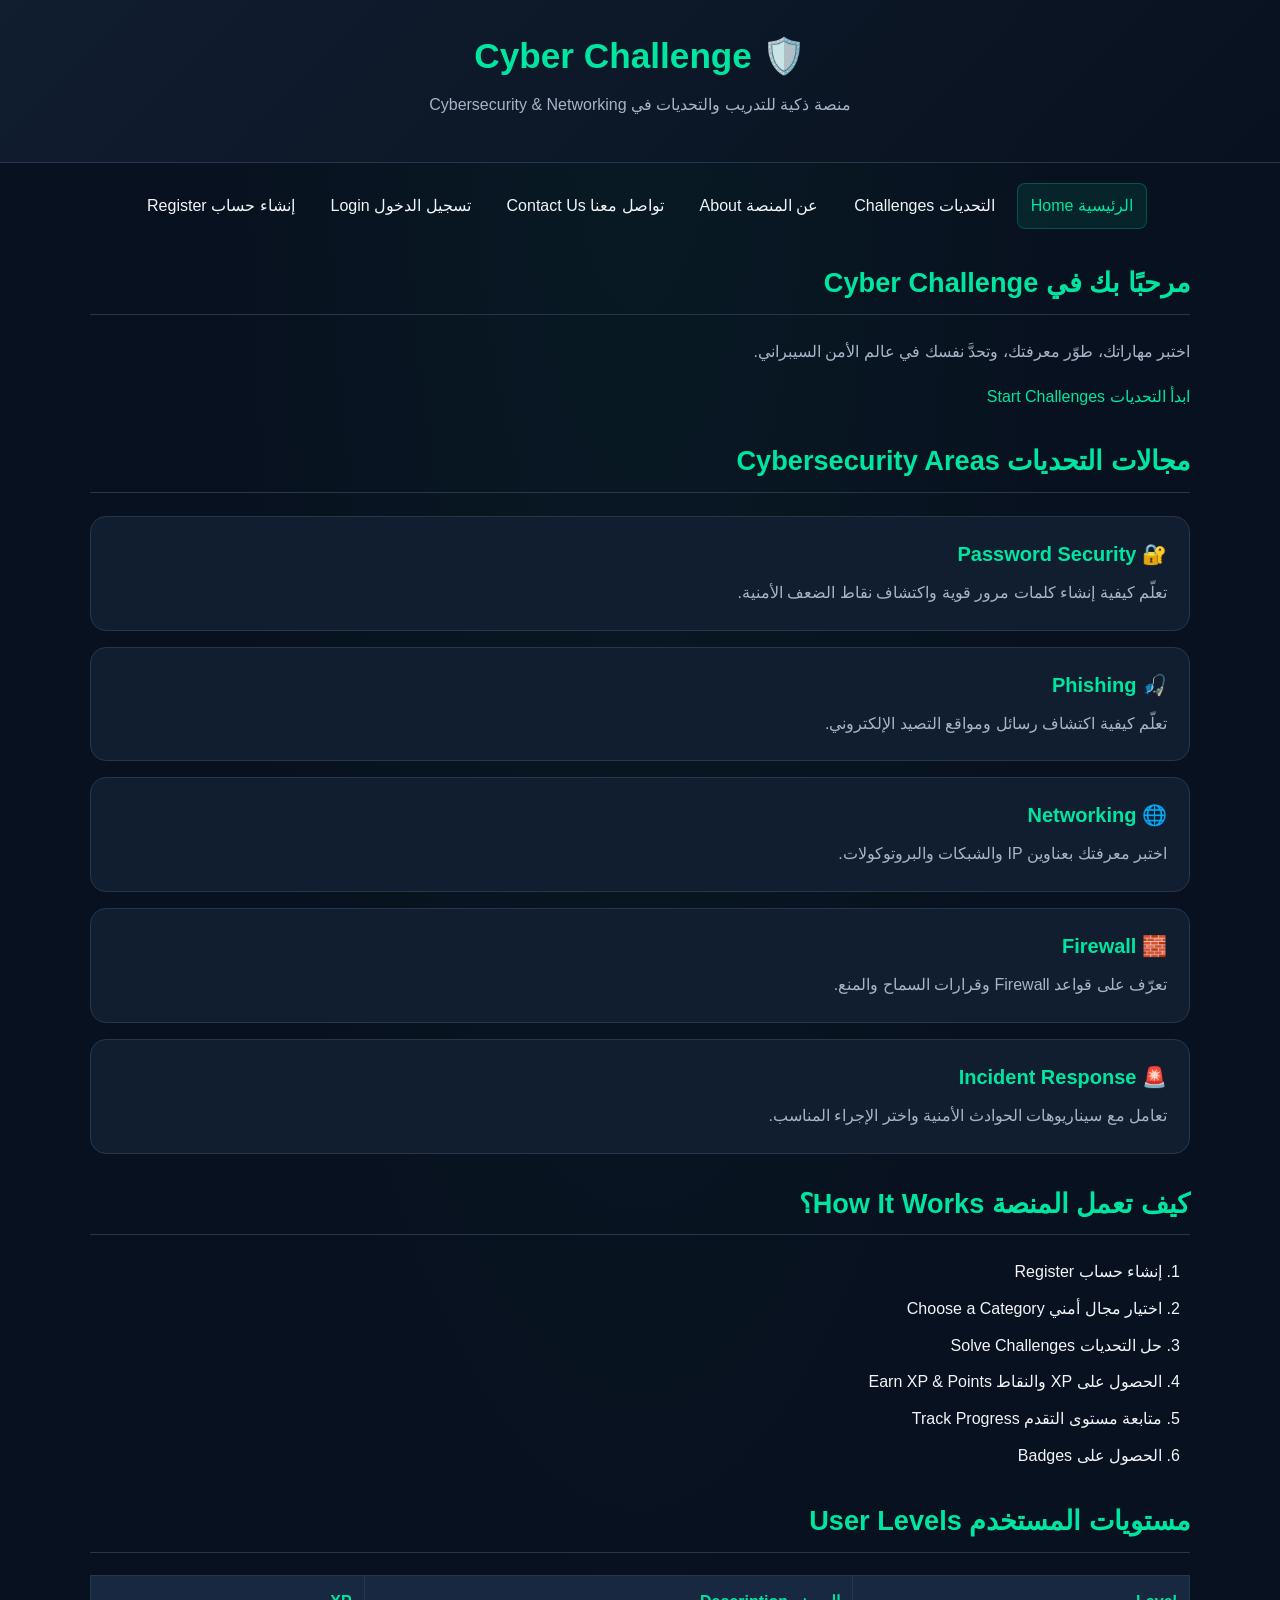
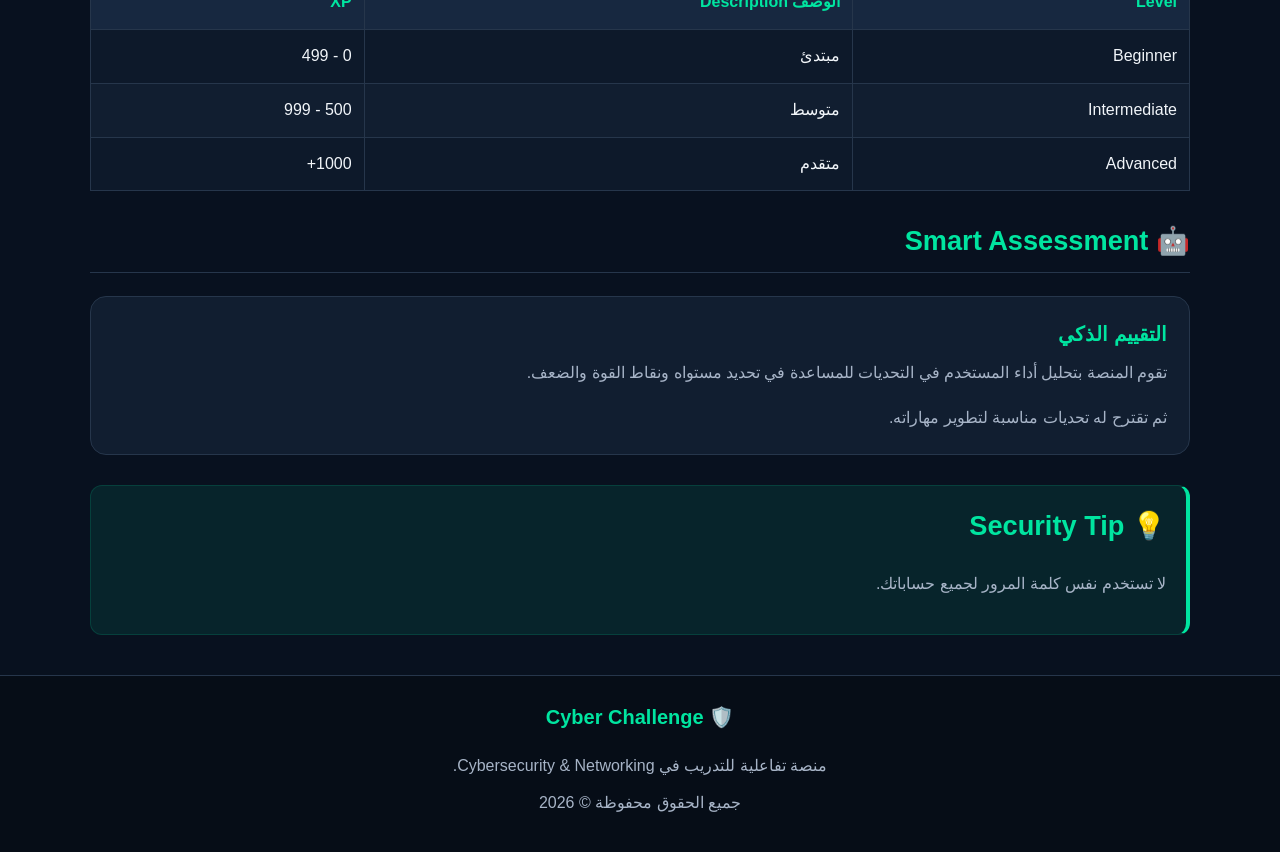
<file: index.html>
<!DOCTYPE html>

<html lang="ar" dir="rtl">


<head>
    <meta charset="UTF-8">

    <meta name="viewport" content="width=device-width, initial-scale=1.0">

    <title>Cyber Challenge</title>
    <link rel="stylesheet" href="style.css">
</head>

<body>

    <!-- Header -->
    <header>

        <h1>🛡️ Cyber Challenge</h1>

        <p>
            منصة ذكية للتدريب والتحديات في
            Cybersecurity & Networking
        </p>

    </header>


        <!-- Navigation داخل صفحة index.html الخارجية فقط -->
    <nav>
        <a class="active" href="index.html">الرئيسية Home</a>
        <a href="pages/challenges.html">التحديات Challenges</a>
        <a href="pages/about.html">عن المنصة About</a>
        <a href="pages/contact.html">تواصل معنا Contact Us</a>
        <a href="pages/login.html">تسجيل الدخول Login</a>
        <a href="pages/register.html">إنشاء حساب Register</a>
    </nav>



    <!-- Main -->
    <main>

        <!-- Welcome Section -->
        <section>

            <h2>
                مرحبًا بك في Cyber Challenge
            </h2>

            <p>
                اختبر مهاراتك، طوّر معرفتك،
                وتحدَّ نفسك في عالم الأمن السيبراني.
            </p>

            <a href="pages/challenges.html">
                ابدأ التحديات Start Challenges
            </a>

        </section>


        <!-- Categories -->
        <section>

            <h2>مجالات التحديات Cybersecurity Areas</h2>


            <article>

                <h3>🔐 Password Security</h3>

                <p>
                    تعلّم كيفية إنشاء كلمات مرور قوية
                    واكتشاف نقاط الضعف الأمنية.
                </p>

            </article>


            <article>

                <h3>🎣 Phishing</h3>

                <p>
                    تعلّم كيفية اكتشاف رسائل ومواقع
                    التصيد الإلكتروني.
                </p>

            </article>


            <article>

                <h3>🌐 Networking</h3>

                <p>
                    اختبر معرفتك بعناوين IP والشبكات
                    والبروتوكولات.
                </p>

            </article>


            <article>

                <h3>🧱 Firewall</h3>

                <p>
                    تعرّف على قواعد Firewall
                    وقرارات السماح والمنع.
                </p>

            </article>


            <article>

                <h3>🚨 Incident Response</h3>

                <p>
                    تعامل مع سيناريوهات الحوادث الأمنية
                    واختر الإجراء المناسب.
                </p>

            </article>

        </section>


        <!-- How It Works -->
        <section>

            <h2>كيف تعمل المنصة How It Works؟</h2>

            <ol>

                <li>إنشاء حساب Register</li>

                <li>اختيار مجال أمني Choose a Category</li>

                <li>حل التحديات Solve Challenges</li>

                <li>الحصول على XP والنقاط Earn XP & Points</li>

                <li>متابعة مستوى التقدم Track Progress</li>

                <li>الحصول على Badges</li>

            </ol>

        </section>


        <!-- Levels -->
        <section>

            <h2>مستويات المستخدم User Levels</h2>

            <table border="1">

                <tr>

                    <th>Level</th>

                    <th>الوصف Description</th>

                    <th>XP</th>

                </tr>


                <tr>

                    <td>Beginner</td>

                    <td>مبتدئ</td>

                    <td>0 - 499</td>

                </tr>


                <tr>

                    <td>Intermediate</td>

                    <td>متوسط</td>

                    <td>500 - 999</td>

                </tr>


                <tr>

                    <td>Advanced</td>

                    <td>متقدم</td>

                    <td>1000+</td>

                </tr>

            </table>

        </section>


        <!-- Smart Assessment -->
        <section>

            <h2>🤖 Smart Assessment</h2>

            <article>

                <h3>التقييم الذكي</h3>

                <p>
                    تقوم المنصة بتحليل أداء المستخدم
                    في التحديات للمساعدة في تحديد
                    مستواه ونقاط القوة والضعف.
                </p>

                <p>
                    ثم تقترح له تحديات مناسبة
                    لتطوير مهاراته.
                </p>

            </article>

        </section>


        <!-- Aside -->
        <aside>

            <h2>💡 Security Tip</h2>

            <p>
                لا تستخدم نفس كلمة المرور
                لجميع حساباتك.
            </p>

        </aside>

    </main>


    <!-- Footer -->
    <footer>

        <h3>🛡️ Cyber Challenge</h3>

        <p>
            منصة تفاعلية للتدريب في
            Cybersecurity & Networking.
        </p>

        <p>
            جميع الحقوق محفوظة © 2026
        </p>

    </footer>

</body>

</html>
</file>
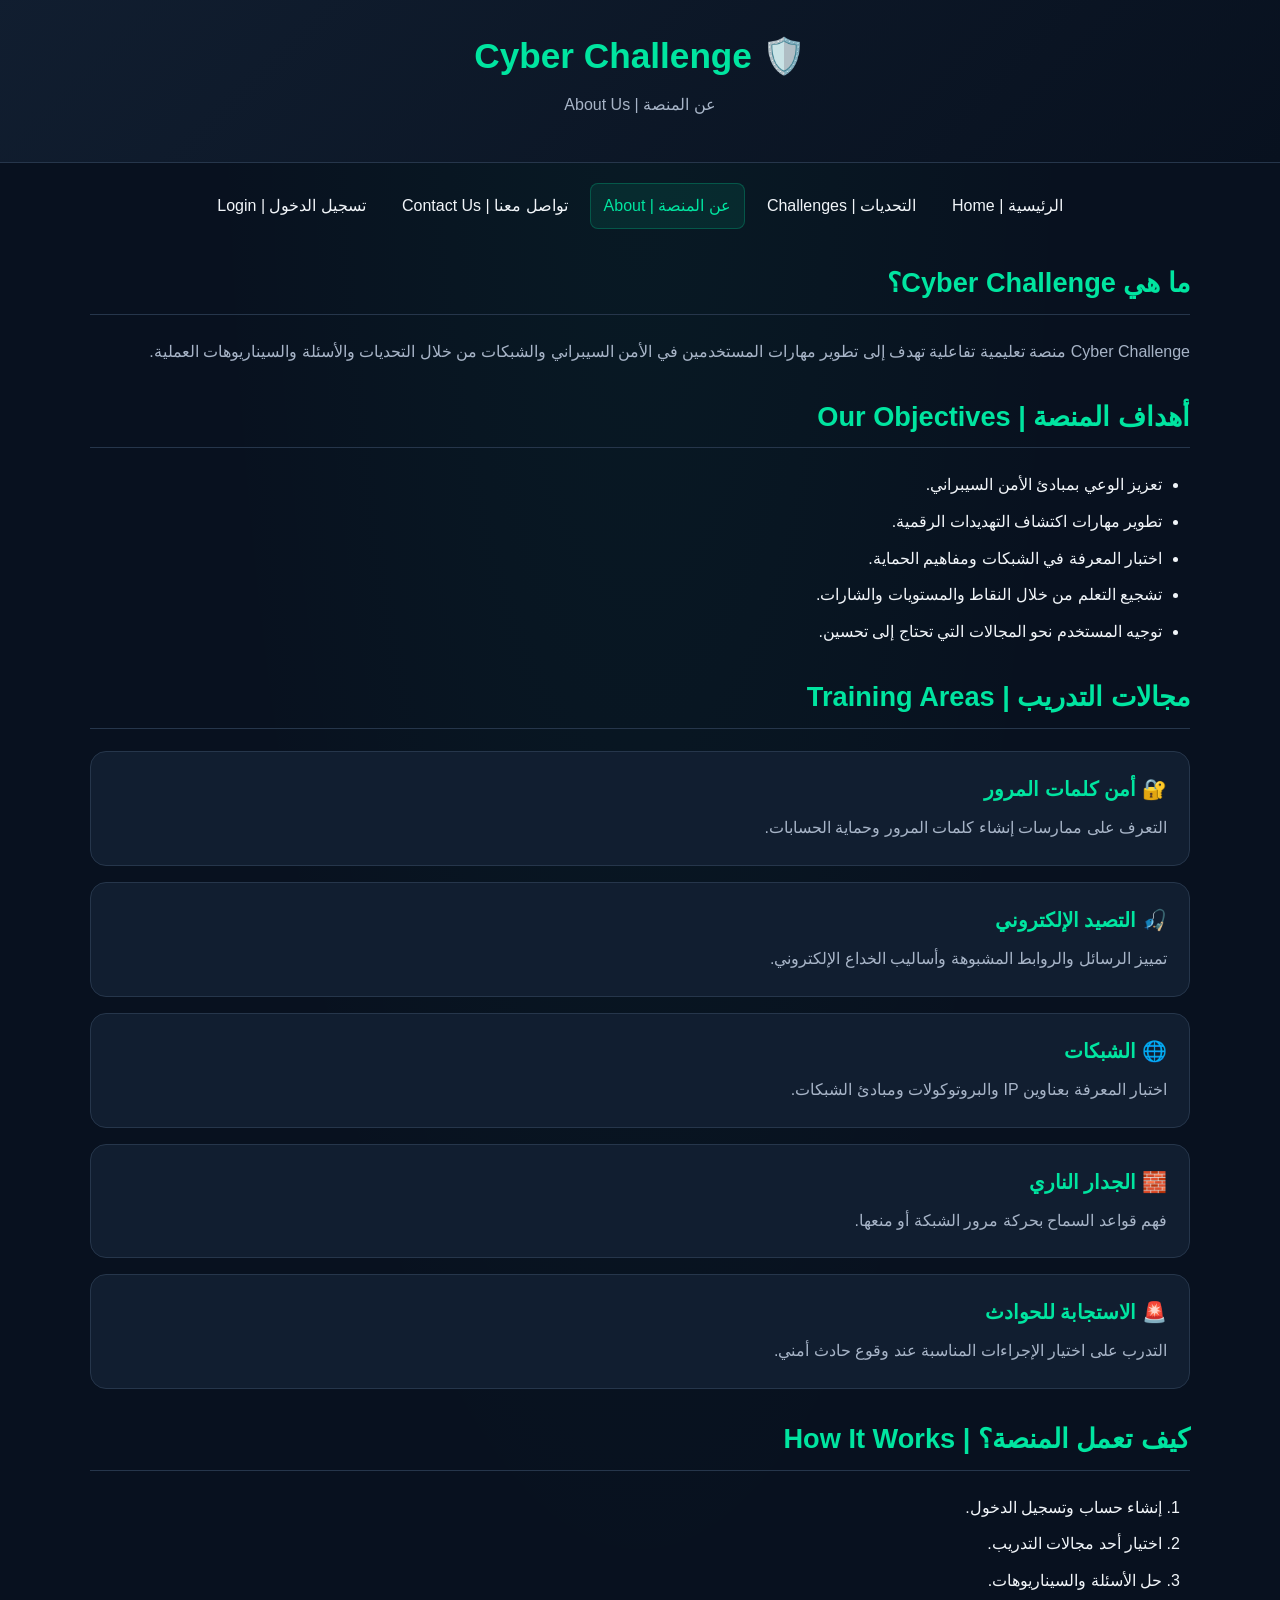
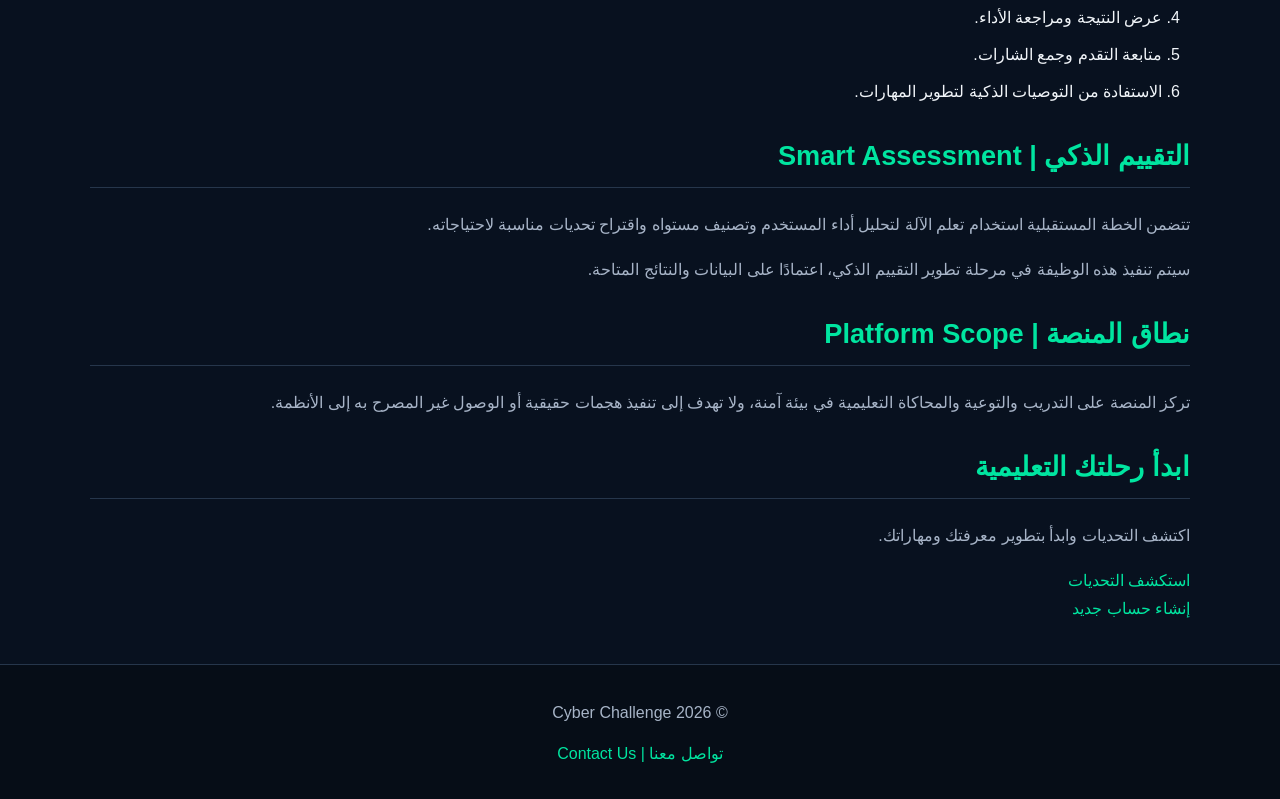
<file: pages/about.html>
<!DOCTYPE html>
<html lang="ar" dir="rtl">

<head>
<link rel="stylesheet" href="../style.css">
    <meta charset="UTF-8">
    <meta name="viewport" content="width=device-width, initial-scale=1.0">

    <meta name="description"
        content="تعرف على منصة Cyber Challenge وأهدافها ومجالات التدريب في الأمن السيبراني والشبكات">

    <title>عن المنصة | Cyber Challenge</title>
</head>

<body>

    <!-- Header -->
    <header>
        <a href="../index.html">
            <h1>🛡️ Cyber Challenge</h1>
        </a>

        <p>عن المنصة | About Us</p>
    </header>

    <!-- Navigation -->
    <nav aria-label="التنقل الرئيسي">
        <a href="../index.html">الرئيسية | Home</a>
        <a href="challenges.html">التحديات | Challenges</a>
        <a href="about.html" aria-current="page">عن المنصة | About</a>
        <a href="contact.html">تواصل معنا | Contact Us</a>
        <a href="login.html">تسجيل الدخول | Login</a>
    </nav>

    <!-- Main Content -->
    <main>

        <!-- About the Platform -->
        <section aria-labelledby="about-title">

            <h2 id="about-title">ما هي Cyber Challenge؟</h2>

            <p>
                Cyber Challenge منصة تعليمية تفاعلية تهدف إلى تطوير
                مهارات المستخدمين في الأمن السيبراني والشبكات
                من خلال التحديات والأسئلة والسيناريوهات العملية.
            </p>

        </section>

        <!-- Objectives -->
        <section aria-labelledby="objectives-title">

            <h2 id="objectives-title">أهداف المنصة | Our Objectives</h2>

            <ul>
                <li>تعزيز الوعي بمبادئ الأمن السيبراني.</li>
                <li>تطوير مهارات اكتشاف التهديدات الرقمية.</li>
                <li>اختبار المعرفة في الشبكات ومفاهيم الحماية.</li>
                <li>تشجيع التعلم من خلال النقاط والمستويات والشارات.</li>
                <li>توجيه المستخدم نحو المجالات التي تحتاج إلى تحسين.</li>
            </ul>

        </section>

        <!-- Training Areas -->
        <section aria-labelledby="areas-title">

            <h2 id="areas-title">مجالات التدريب | Training Areas</h2>

            <article>
                <h3>🔐 أمن كلمات المرور</h3>
                <p>التعرف على ممارسات إنشاء كلمات المرور وحماية الحسابات.</p>
            </article>

            <article>
                <h3>🎣 التصيد الإلكتروني</h3>
                <p>تمييز الرسائل والروابط المشبوهة وأساليب الخداع الإلكتروني.</p>
            </article>

            <article>
                <h3>🌐 الشبكات</h3>
                <p>اختبار المعرفة بعناوين IP والبروتوكولات ومبادئ الشبكات.</p>
            </article>

            <article>
                <h3>🧱 الجدار الناري</h3>
                <p>فهم قواعد السماح بحركة مرور الشبكة أو منعها.</p>
            </article>

            <article>
                <h3>🚨 الاستجابة للحوادث</h3>
                <p>التدرب على اختيار الإجراءات المناسبة عند وقوع حادث أمني.</p>
            </article>

        </section>

        <!-- How It Works -->
        <section aria-labelledby="how-title">

            <h2 id="how-title">كيف تعمل المنصة؟ | How It Works</h2>

            <ol>
                <li>إنشاء حساب وتسجيل الدخول.</li>
                <li>اختيار أحد مجالات التدريب.</li>
                <li>حل الأسئلة والسيناريوهات.</li>
                <li>عرض النتيجة ومراجعة الأداء.</li>
                <li>متابعة التقدم وجمع الشارات.</li>
                <li>الاستفادة من التوصيات الذكية لتطوير المهارات.</li>
            </ol>

        </section>

        <!-- Smart Assessment -->
        <section aria-labelledby="smart-title">

            <h2 id="smart-title">التقييم الذكي | Smart Assessment</h2>

            <p>
                تتضمن الخطة المستقبلية استخدام تعلم الآلة
                لتحليل أداء المستخدم وتصنيف مستواه واقتراح
                تحديات مناسبة لاحتياجاته.
            </p>

            <p>
                سيتم تنفيذ هذه الوظيفة في مرحلة تطوير التقييم الذكي،
                اعتمادًا على البيانات والنتائج المتاحة.
            </p>

        </section>

        <!-- Educational Scope -->
        <section aria-labelledby="scope-title">

            <h2 id="scope-title">نطاق المنصة | Platform Scope</h2>

            <p>
                تركز المنصة على التدريب والتوعية والمحاكاة التعليمية
                في بيئة آمنة، ولا تهدف إلى تنفيذ هجمات حقيقية
                أو الوصول غير المصرح به إلى الأنظمة.
            </p>

        </section>

        <!-- Call to Action -->
        <section aria-labelledby="start-title">

            <h2 id="start-title">ابدأ رحلتك التعليمية</h2>

            <p>
                اكتشف التحديات وابدأ بتطوير معرفتك ومهاراتك.
            </p>

            <a href="challenges.html">استكشف التحديات</a>

            <p>
                <a href="register.html">إنشاء حساب جديد</a>
            </p>

        </section>

    </main>

    <!-- Footer -->
    <footer>
        <p>© 2026 Cyber Challenge</p>
        <a href="contact.html">تواصل معنا | Contact Us</a>
    </footer>
<script src="../script.js" defer></script>
</body>

</html>
</file>
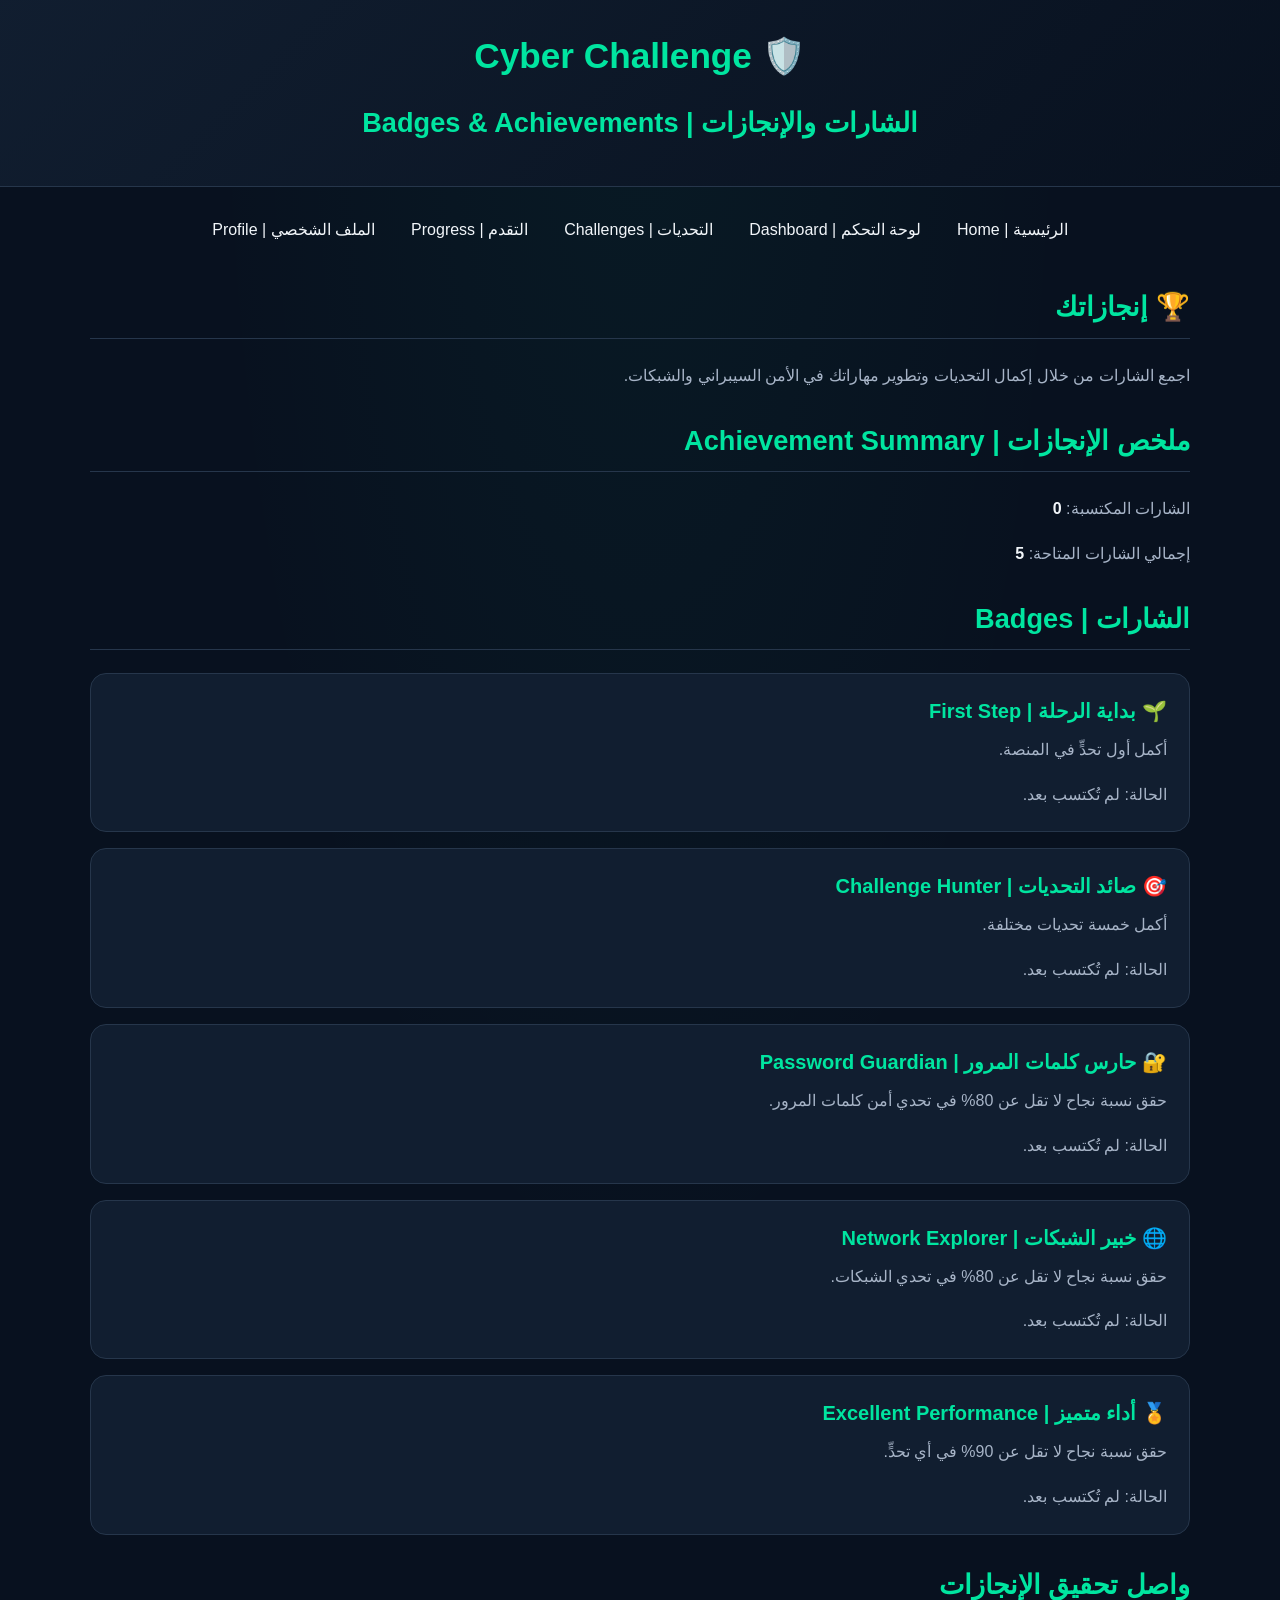
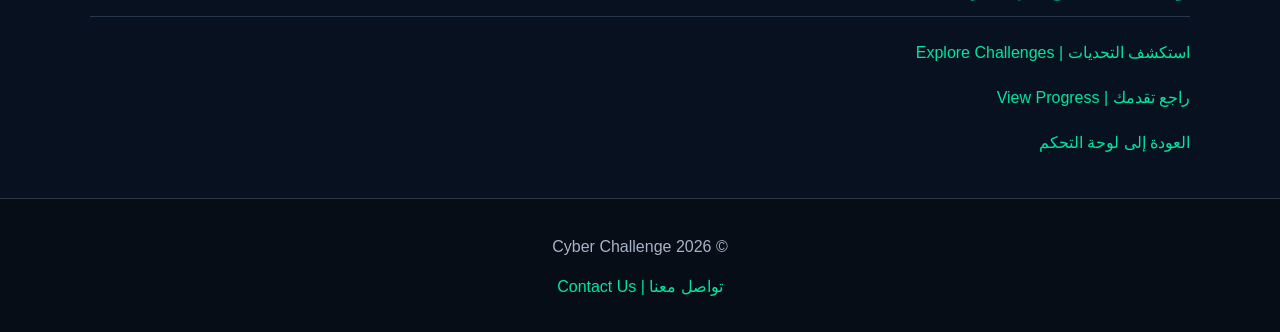
<file: pages/badges.html>
<!DOCTYPE html>
<html lang="ar" dir="rtl">

<head>
<link rel="stylesheet" href="../style.css">
    <meta charset="UTF-8">
    <meta name="viewport" content="width=device-width, initial-scale=1.0">

    <meta name="description"
        content="الشارات والإنجازات في منصة Cyber Challenge">

    <title>الشارات والإنجازات | Cyber Challenge</title>
</head>

<body>

    <!-- Header -->
    <header>
        <a href="../index.html">
            <h1>🛡️ Cyber Challenge</h1>
        </a>

        <h2>الشارات والإنجازات | Badges & Achievements</h2>
    </header>

    <!-- Navigation -->
    <nav aria-label="التنقل الرئيسي">
        <a href="../index.html">الرئيسية | Home</a>
        <a href="dashboard.html">لوحة التحكم | Dashboard</a>
        <a href="challenges.html">التحديات | Challenges</a>
        <a href="progress.html">التقدم | Progress</a>
        <a href="profile.html">الملف الشخصي | Profile</a>
    </nav>

    <!-- Main Content -->
    <main>

        <!-- Introduction -->
        <section aria-labelledby="intro-title">
            <h2 id="intro-title">🏆 إنجازاتك</h2>

            <p>
                اجمع الشارات من خلال إكمال التحديات
                وتطوير مهاراتك في الأمن السيبراني والشبكات.
            </p>
        </section>

        <!-- Badge Summary -->
        <section aria-labelledby="summary-title">
            <h2 id="summary-title">ملخص الإنجازات | Achievement Summary</h2>

            <p>
                الشارات المكتسبة:
                <strong>لم تُحتسب بعد</strong>
            </p>

            <p>
                إجمالي الشارات المتاحة:
                <strong>5</strong>
            </p>
        </section>

        <!-- Available Badges -->
        <section aria-labelledby="badges-title">
            <h2 id="badges-title">الشارات | Badges</h2>

            <article>
                <h3>🌱 بداية الرحلة | First Step</h3>
                <p>أكمل أول تحدٍّ في المنصة.</p>
                <p>الحالة: لم تُكتسب بعد.</p>
            </article>

            <article>
                <h3>🎯 صائد التحديات | Challenge Hunter</h3>
                <p>أكمل خمسة تحديات مختلفة.</p>
                <p>الحالة: لم تُكتسب بعد.</p>
            </article>

            <article>
                <h3>🔐 حارس كلمات المرور | Password Guardian</h3>
                <p>حقق نسبة نجاح لا تقل عن 80% في تحدي أمن كلمات المرور.</p>
                <p>الحالة: لم تُكتسب بعد.</p>
            </article>

            <article>
                <h3>🌐 خبير الشبكات | Network Explorer</h3>
                <p>حقق نسبة نجاح لا تقل عن 80% في تحدي الشبكات.</p>
                <p>الحالة: لم تُكتسب بعد.</p>
            </article>

            <article>
                <h3>🏅 أداء متميز | Excellent Performance</h3>
                <p>حقق نسبة نجاح لا تقل عن 90% في أي تحدٍّ.</p>
                <p>الحالة: لم تُكتسب بعد.</p>
            </article>
        </section>

        <!-- Actions -->
        <section aria-labelledby="actions-title">
            <h2 id="actions-title">واصل تحقيق الإنجازات</h2>

            <p>
                <a href="challenges.html">استكشف التحديات | Explore Challenges</a>
            </p>

            <p>
                <a href="progress.html">راجع تقدمك | View Progress</a>
            </p>

            <p>
                <a href="dashboard.html">العودة إلى لوحة التحكم</a>
            </p>
        </section>

    </main>

    <!-- Footer -->
    <footer>
        <p>© 2026 Cyber Challenge</p>
        <a href="contact.html">تواصل معنا | Contact Us</a>
    </footer>
<script src="../script.js" defer></script>
</body>

</html>
</file>
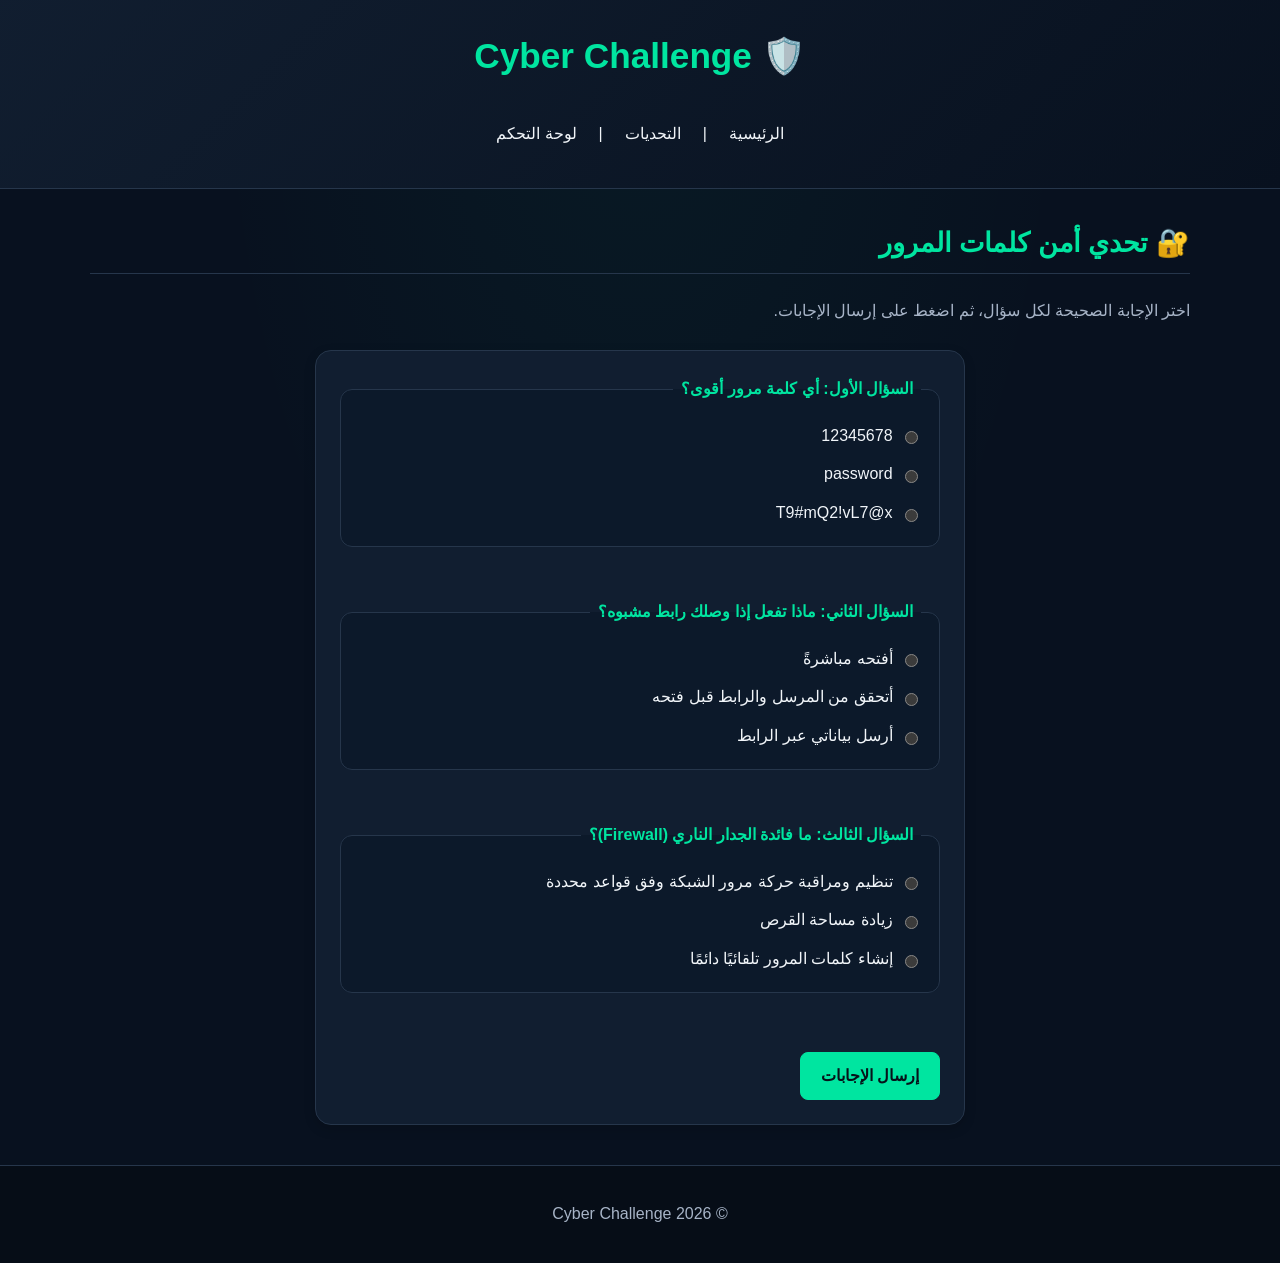
<file: pages/challenge.html>
<!DOCTYPE html>
<html lang="ar" dir="rtl">

<head>
<link rel="stylesheet" href="../style.css">
    <meta charset="UTF-8">
    <meta name="viewport" content="width=device-width, initial-scale=1.0">
    <meta name="description" content="تحدي تفاعلي في الأمن السيبراني">

    <title>تنفيذ التحدي | Cyber Challenge</title>
</head>

<body>

    <header>
        <a href="../index.html">
            <h1>🛡️ Cyber Challenge</h1>
        </a>

        <nav aria-label="التنقل الرئيسي">
            <a href="../index.html">الرئيسية</a>
            |
            <a href="challenges.html">التحديات</a>
            |
            <a href="dashboard.html">لوحة التحكم</a>
        </nav>
    </header>

    <main>
        <section aria-labelledby="challenge-title">

            <h2 id="challenge-title">🔐 تحدي أمن كلمات المرور</h2>

            <p>
                اختر الإجابة الصحيحة لكل سؤال، ثم اضغط على إرسال الإجابات.
            </p>

            <form action="#" method="post">

                <fieldset>
                    <legend>السؤال الأول: أي كلمة مرور أقوى؟</legend>

                    <label>
                        <input type="radio" name="q1" value="a" required>
                        12345678
                    </label>
                    <br>

                    <label>
                        <input type="radio" name="q1" value="b">
                        password
                    </label>
                    <br>

                    <label>
                        <input type="radio" name="q1" value="c">
                        T9#mQ2!vL7@x
                    </label>
                </fieldset>

                <br>

                <fieldset>
                    <legend>السؤال الثاني: ماذا تفعل إذا وصلك رابط مشبوه؟</legend>

                    <label>
                        <input type="radio" name="q2" value="a" required>
                        أفتحه مباشرةً
                    </label>
                    <br>

                    <label>
                        <input type="radio" name="q2" value="b">
                        أتحقق من المرسل والرابط قبل فتحه
                    </label>
                    <br>

                    <label>
                        <input type="radio" name="q2" value="c">
                        أرسل بياناتي عبر الرابط
                    </label>
                </fieldset>

                <br>

                <fieldset>
                    <legend>السؤال الثالث: ما فائدة الجدار الناري (Firewall)؟</legend>

                    <label>
                        <input type="radio" name="q3" value="a" required>
                        تنظيم ومراقبة حركة مرور الشبكة وفق قواعد محددة
                    </label>
                    <br>

                    <label>
                        <input type="radio" name="q3" value="b">
                        زيادة مساحة القرص
                    </label>
                    <br>

                    <label>
                        <input type="radio" name="q3" value="c">
                        إنشاء كلمات المرور تلقائيًا دائمًا
                    </label>
                </fieldset>

                <br>

                <button type="submit">إرسال الإجابات</button>

            </form>

        </section>
    </main>

    <footer>
        <p>© 2026 Cyber Challenge</p>
    </footer>
<script src="../script.js" defer></script>
</body>

</html>
</file>
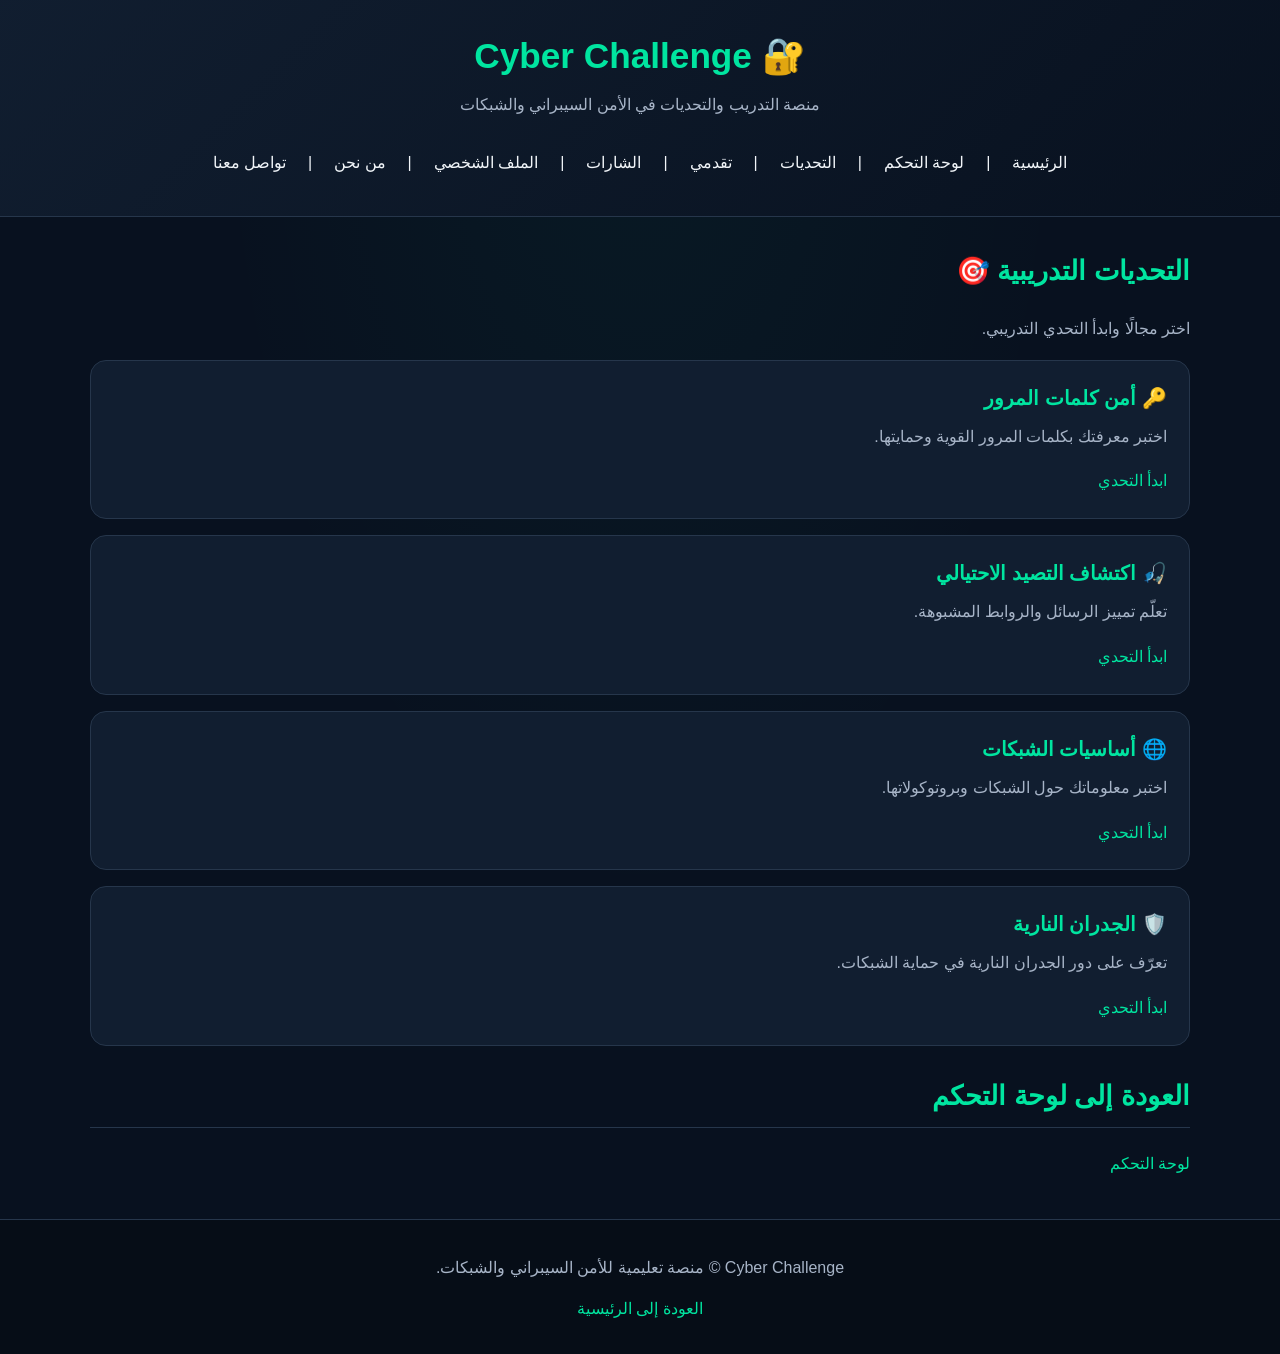
<file: pages/challenges.html>
<!DOCTYPE html>
<html lang="ar" dir="rtl">

<head>
<link rel="stylesheet" href="../style.css">
    <meta charset="UTF-8">
    <meta name="viewport" content="width=device-width, initial-scale=1.0">
    <meta name="description" content="التحديات التدريبية في الأمن السيبراني والشبكات">
    <title>التحديات | Cyber Challenge</title>
</head>

<body>

    <header>
        <h1>🔐 Cyber Challenge</h1>
        <p>منصة التدريب والتحديات في الأمن السيبراني والشبكات</p>
<nav aria-label="القائمة الرئيسية">
    <a href="../index.html">الرئيسية</a> |
    <a href="dashboard.html">لوحة التحكم</a> |
    <a href="challenges.html">التحديات</a> |
    <a href="progress.html">تقدمي</a> |
    <a href="badges.html">الشارات</a> |
    <a href="profile.html">الملف الشخصي</a> |
    <a href="about.html">من نحن</a> |
    <a href="contact.html">تواصل معنا</a>
</nav>
    </header>

    <main>
        <h2>التحديات التدريبية 🎯</h2>
        <p>اختر مجالًا وابدأ التحدي التدريبي.</p>

        <section>
            <article>
                <h3>🔑 أمن كلمات المرور</h3>
                <p>اختبر معرفتك بكلمات المرور القوية وحمايتها.</p>
                <a href="challenge.html">ابدأ التحدي</a>
            </article>

            <article>
                <h3>🎣 اكتشاف التصيد الاحتيالي</h3>
                <p>تعلّم تمييز الرسائل والروابط المشبوهة.</p>
                <a href="challenge.html">ابدأ التحدي</a>
            </article>

            <article>
                <h3>🌐 أساسيات الشبكات</h3>
                <p>اختبر معلوماتك حول الشبكات وبروتوكولاتها.</p>
                <a href="challenge.html">ابدأ التحدي</a>
            </article>

            <article>
                <h3>🛡️ الجدران النارية</h3>
                <p>تعرّف على دور الجدران النارية في حماية الشبكات.</p>
                <a href="challenge.html">ابدأ التحدي</a>
            </article>
        </section>

        <section>
            <h2>العودة إلى لوحة التحكم</h2>
            <a href="dashboard.html">لوحة التحكم</a>
        </section>
    </main>

    <footer>
        <p>Cyber Challenge © منصة تعليمية للأمن السيبراني والشبكات.</p>
        <a href="../index.html">العودة إلى الرئيسية</a>
    </footer>
<script src="../script.js" defer></script>
</body>

</html>
</file>
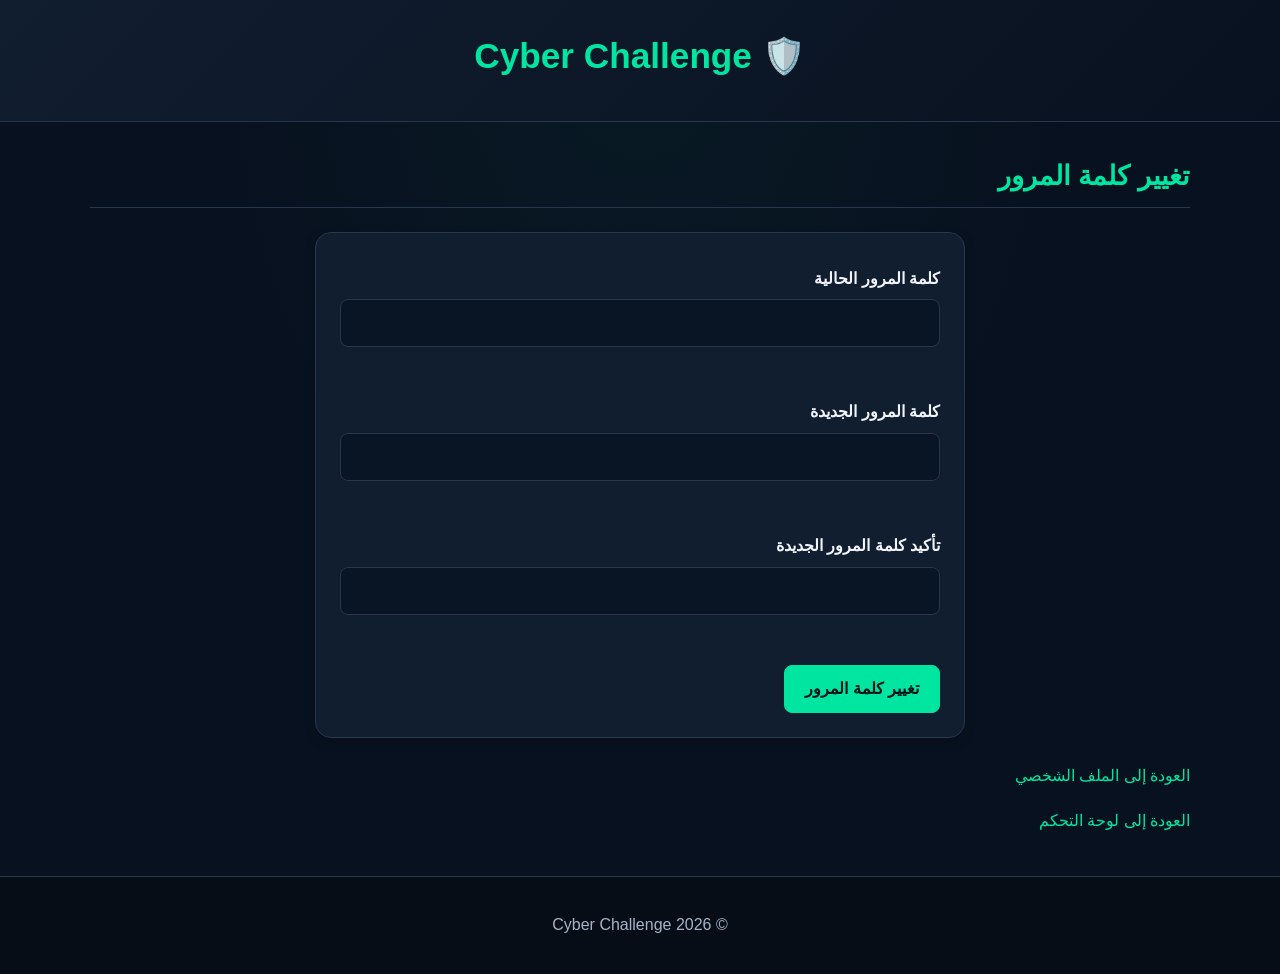
<file: pages/change-password.html>
<!DOCTYPE html>
<html lang="ar" dir="rtl">

<head>
<link rel="stylesheet" href="../style.css">
    <meta charset="UTF-8">
    <meta name="viewport" content="width=device-width, initial-scale=1.0">
    <meta name="description" content="تغيير كلمة المرور في Cyber Challenge">

    <title>تغيير كلمة المرور | Cyber Challenge</title>
</head>

<body>

    <header>
        <a href="../index.html">
            <h1>🛡️ Cyber Challenge</h1>
        </a>
    </header>

    <main>
        <section aria-labelledby="page-title">

            <h2 id="page-title">تغيير كلمة المرور</h2>

            <form action="#" method="post">

                <div>
                    <label for="current-password">كلمة المرور الحالية</label>
                    <br>
                    <input
                        type="password"
                        id="current-password"
                        name="current_password"
                        autocomplete="current-password"
                        required>
                </div>

                <br>

                <div>
                    <label for="new-password">كلمة المرور الجديدة</label>
                    <br>
                    <input
                        type="password"
                        id="new-password"
                        name="new_password"
                        autocomplete="new-password"
                        minlength="8"
                        required>
                </div>

                <br>

                <div>
                    <label for="confirm-password">تأكيد كلمة المرور الجديدة</label>
                    <br>
                    <input
                        type="password"
                        id="confirm-password"
                        name="confirm_password"
                        autocomplete="new-password"
                        minlength="8"
                        required>
                </div>

                <br>

                <button type="submit">تغيير كلمة المرور</button>

            </form>

            <p>
                <a href="profile.html">العودة إلى الملف الشخصي</a>
            </p>

            <p>
                <a href="dashboard.html">العودة إلى لوحة التحكم</a>
            </p>

        </section>
    </main>

    <footer>
        <p>© 2026 Cyber Challenge</p>
    </footer>
<script src="../script.js" defer></script>
</body>

</html>
</file>
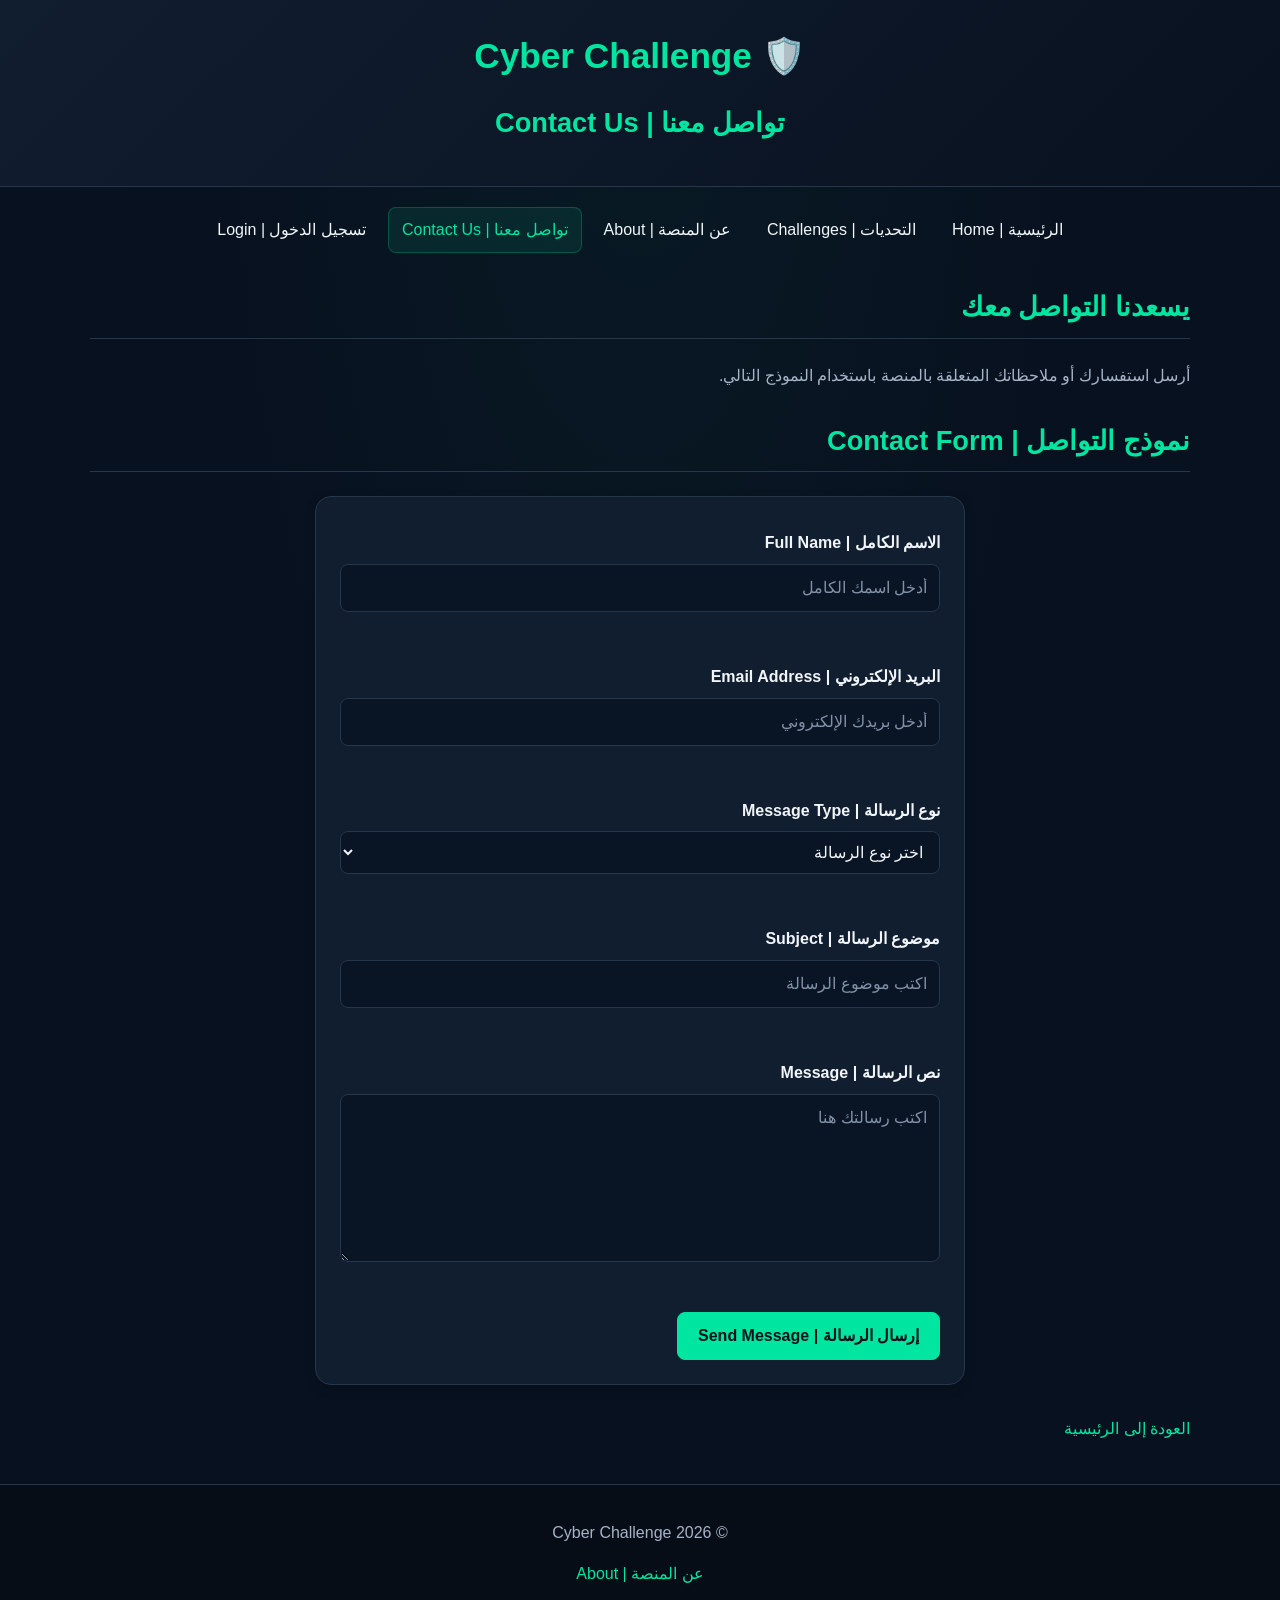
<file: pages/contact.html>
<!DOCTYPE html>
<html lang="ar" dir="rtl">

<head>
<link rel="stylesheet" href="../style.css">
    <meta charset="UTF-8">
    <meta name="viewport" content="width=device-width, initial-scale=1.0">

    <meta name="description"
        content="تواصل مع إدارة منصة Cyber Challenge">

    <title>تواصل معنا | Cyber Challenge</title>
</head>

<body>

    <!-- Header -->
    <header>
        <a href="../index.html">
            <h1>🛡️ Cyber Challenge</h1>
        </a>

        <h2>تواصل معنا | Contact Us</h2>
    </header>

    <!-- Navigation -->
    <nav aria-label="التنقل الرئيسي">
        <a href="../index.html">الرئيسية | Home</a>
        <a href="challenges.html">التحديات | Challenges</a>
        <a href="about.html">عن المنصة | About</a>
        <a href="contact.html" aria-current="page">تواصل معنا | Contact Us</a>
        <a href="login.html">تسجيل الدخول | Login</a>
    </nav>

    <!-- Main Content -->
    <main>

        <!-- Contact Information -->
        <section aria-labelledby="contact-info-title">

            <h2 id="contact-info-title">يسعدنا التواصل معك</h2>

            <p>
                أرسل استفسارك أو ملاحظاتك المتعلقة بالمنصة
                باستخدام النموذج التالي.
            </p>

        </section>

        <!-- Contact Form -->
        <section aria-labelledby="contact-form-title">

            <h2 id="contact-form-title">نموذج التواصل | Contact Form</h2>

            <form action="#" method="post">

                <!-- Full Name -->
                <div>
                    <label for="full-name">
                        الاسم الكامل | Full Name
                    </label>

                    <br>

                    <input
                        type="text"
                        id="full-name"
                        name="full_name"
                        autocomplete="name"
                        placeholder="أدخل اسمك الكامل"
                        required>
                </div>

                <br>

                <!-- Email -->
                <div>
                    <label for="email">
                        البريد الإلكتروني | Email Address
                    </label>

                    <br>

                    <input
                        type="email"
                        id="email"
                        name="email"
                        autocomplete="email"
                        placeholder="أدخل بريدك الإلكتروني"
                        required>
                </div>

                <br>

                <!-- Message Type -->
                <div>
                    <label for="message-type">
                        نوع الرسالة | Message Type
                    </label>

                    <br>

                    <select
                        id="message-type"
                        name="message_type"
                        required>

                        <option value="">اختر نوع الرسالة</option>

                        <option value="inquiry">استفسار</option>

                        <option value="suggestion">اقتراح</option>

                        <option value="technical">مشكلة تقنية</option>

                        <option value="report">بلاغ</option>

                        <option value="other">أخرى</option>

                    </select>
                </div>

                <br>

                <!-- Subject -->
                <div>
                    <label for="subject">
                        موضوع الرسالة | Subject
                    </label>

                    <br>

                    <input
                        type="text"
                        id="subject"
                        name="subject"
                        placeholder="اكتب موضوع الرسالة"
                        maxlength="150"
                        required>
                </div>

                <br>

                <!-- Message -->
                <div>
                    <label for="message">
                        نص الرسالة | Message
                    </label>

                    <br>

                    <textarea
                        id="message"
                        name="message"
                        rows="6"
                        maxlength="3000"
                        placeholder="اكتب رسالتك هنا"
                        required></textarea>
                </div>

                <br>

                <!-- Submit -->
                <button type="submit">
                    إرسال الرسالة | Send Message
                </button>

            </form>

        </section>

        <!-- Return Navigation -->
        <section aria-label="العودة">

            <p>
                <a href="../index.html">العودة إلى الرئيسية</a>
            </p>

        </section>

    </main>

    <!-- Footer -->
    <footer>

        <p>© 2026 Cyber Challenge</p>

        <a href="about.html">عن المنصة | About</a>

    </footer>
<script src="../script.js" defer></script>
</body>

</html>
</file>
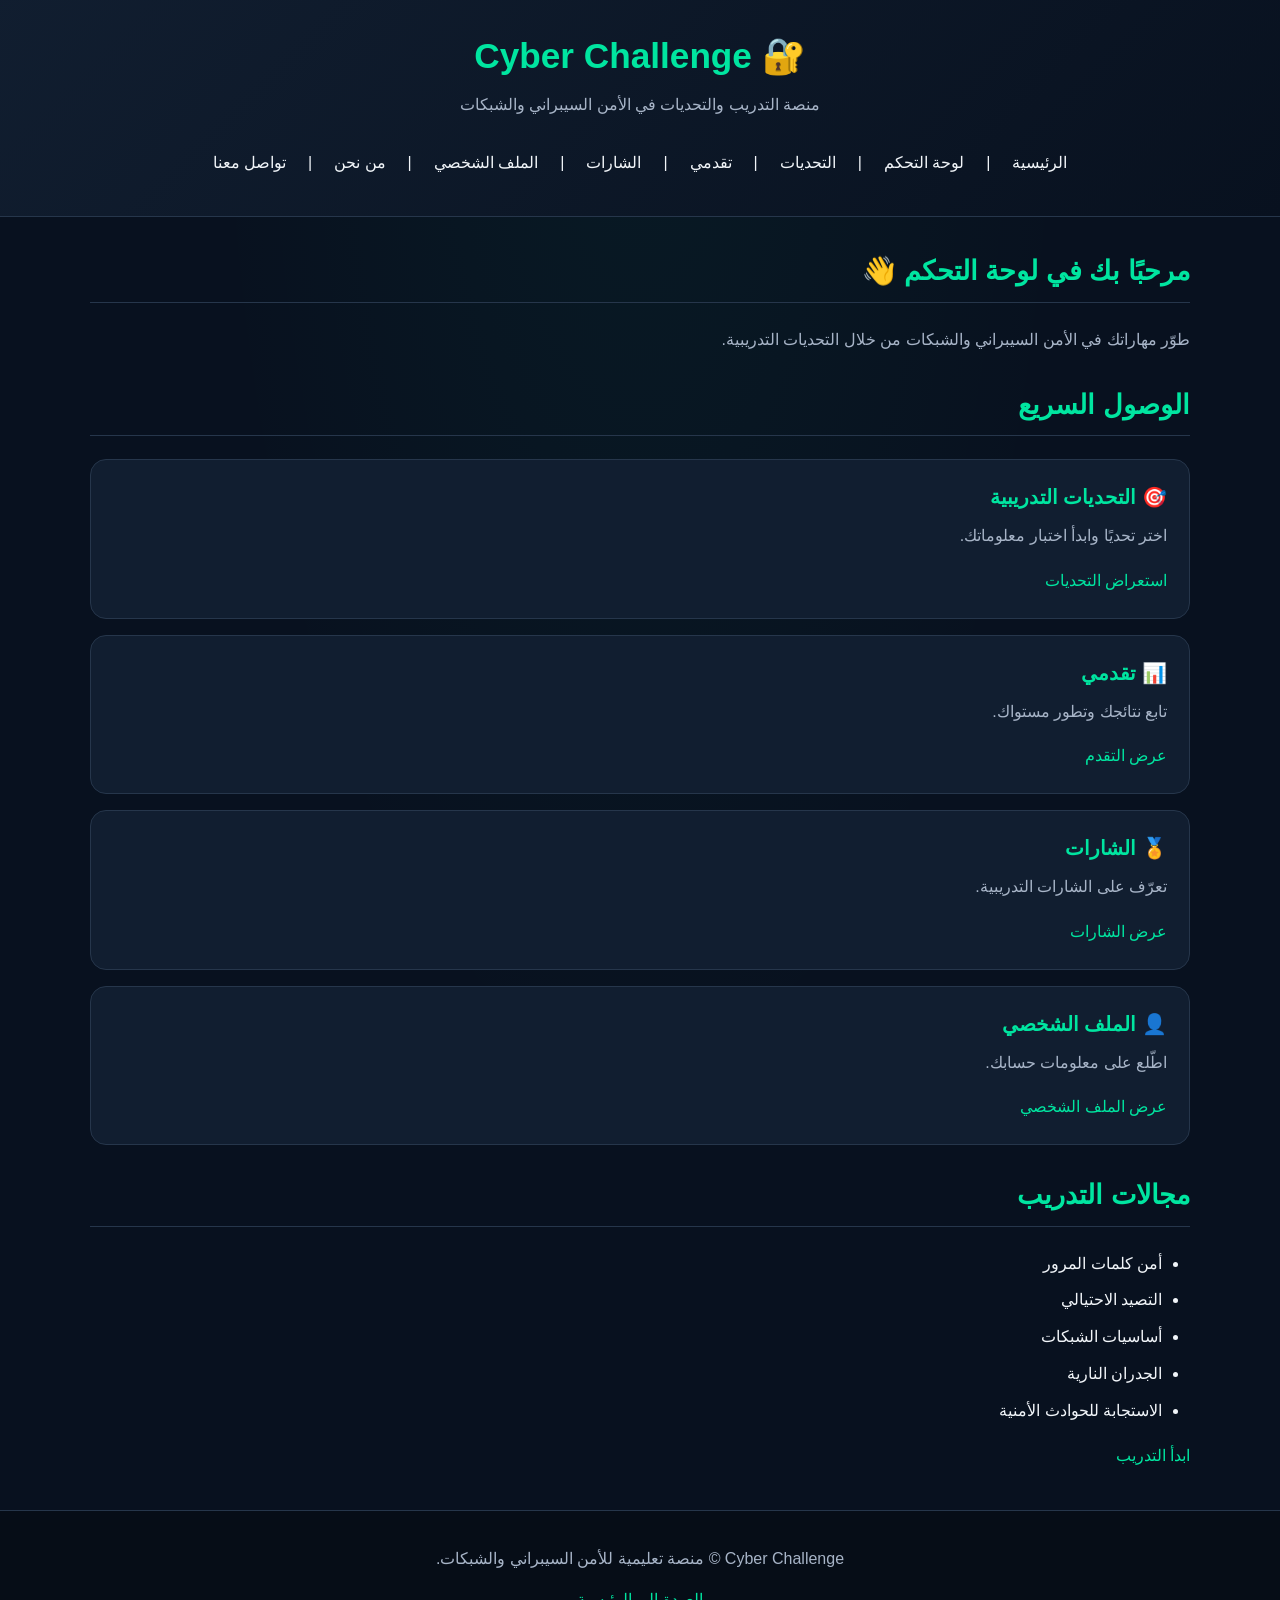
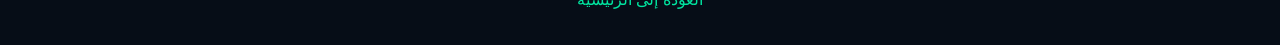
<file: pages/dashboard.html>
<!DOCTYPE html>
<html lang="ar" dir="rtl">
<head>
<link rel="stylesheet" href="../style.css">
    <meta charset="UTF-8">
    <meta name="viewport" content="width=device-width, initial-scale=1.0">
    <meta name="description" content="لوحة التحكم لمنصة Cyber Challenge">
    <title>لوحة التحكم | Cyber Challenge</title>
</head>
<body>

    <header>
        <h1>🔐 Cyber Challenge</h1>
        <p>منصة التدريب والتحديات في الأمن السيبراني والشبكات</p>

        <nav aria-label="القائمة الرئيسية">
            <a href="../index.html">الرئيسية</a> |
            <a href="dashboard.html">لوحة التحكم</a> |
            <a href="challenges.html">التحديات</a> |
            <a href="progress.html">تقدمي</a> |
            <a href="badges.html">الشارات</a> |
            <a href="profile.html">الملف الشخصي</a> |
            <a href="about.html">من نحن</a> |
            <a href="contact.html">تواصل معنا</a>
        </nav>
    </header>

    <main>
        <section>
            <h2>مرحبًا بك في لوحة التحكم 👋</h2>
            <p>
                طوّر مهاراتك في الأمن السيبراني والشبكات
                من خلال التحديات التدريبية.
            </p>
        </section>

        <section>
            <h2>الوصول السريع</h2>

            <article>
                <h3>🎯 التحديات التدريبية</h3>
                <p>اختر تحديًا وابدأ اختبار معلوماتك.</p>
                <a href="challenges.html">استعراض التحديات</a>
            </article>

            <article>
                <h3>📊 تقدمي</h3>
                <p>تابع نتائجك وتطور مستواك.</p>
                <a href="progress.html">عرض التقدم</a>
            </article>

            <article>
                <h3>🏅 الشارات</h3>
                <p>تعرّف على الشارات التدريبية.</p>
                <a href="badges.html">عرض الشارات</a>
            </article>

            <article>
                <h3>👤 الملف الشخصي</h3>
                <p>اطّلع على معلومات حسابك.</p>
                <a href="profile.html">عرض الملف الشخصي</a>
            </article>
        </section>

        <section>
            <h2>مجالات التدريب</h2>
            <ul>
                <li>أمن كلمات المرور</li>
                <li>التصيد الاحتيالي</li>
                <li>أساسيات الشبكات</li>
                <li>الجدران النارية</li>
                <li>الاستجابة للحوادث الأمنية</li>
            </ul>
            <a href="challenges.html">ابدأ التدريب</a>
        </section>
    </main>

    <footer>
        <p>Cyber Challenge © منصة تعليمية للأمن السيبراني والشبكات.</p>
        <a href="../index.html">العودة إلى الرئيسية</a>
    </footer>
<script src="../script.js" defer></script>
</body>
</html>
</file>
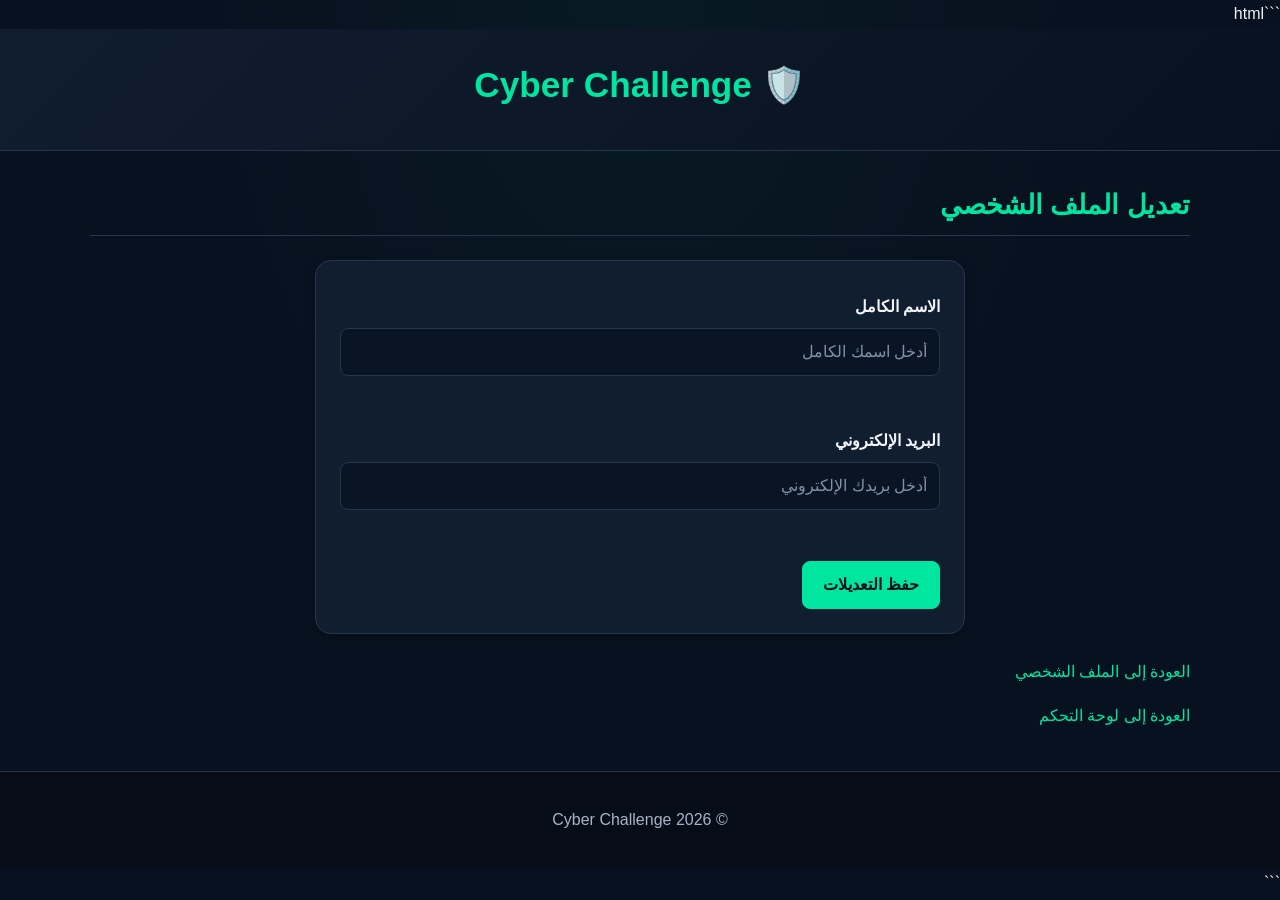
<file: pages/edit-profile.html>
```html
<!DOCTYPE html>
<html lang="ar" dir="rtl">

<head>
    <meta charset="UTF-8">
    <meta name="viewport" content="width=device-width, initial-scale=1.0">
    <meta name="description" content="تعديل بيانات الملف الشخصي في Cyber Challenge">

    <title>تعديل الملف الشخصي | Cyber Challenge</title>

    <link rel="stylesheet" href="../style.css">
    <script src="../script.js" defer></script>
</head>

<body>

    <header>
        <a href="../index.html">
            <h1>🛡️ Cyber Challenge</h1>
        </a>
    </header>

    <main>
        <section aria-labelledby="page-title">

            <h2 id="page-title">تعديل الملف الشخصي</h2>

            <form action="#" method="post">

                <div>
                    <label for="full-name">الاسم الكامل</label>
                    <br>
                    <input
                        type="text"
                        id="full-name"
                        name="full_name"
                        autocomplete="name"
                        placeholder="أدخل اسمك الكامل"
                        required>
                </div>

                <br>

                <div>
                    <label for="email">البريد الإلكتروني</label>
                    <br>
                    <input
                        type="email"
                        id="email"
                        name="email"
                        autocomplete="email"
                        placeholder="أدخل بريدك الإلكتروني"
                        required>
                </div>

                <br>

                <button type="submit">حفظ التعديلات</button>

            </form>

            <p>
                <a href="profile.html">العودة إلى الملف الشخصي</a>
            </p>

            <p>
                <a href="dashboard.html">العودة إلى لوحة التحكم</a>
            </p>

        </section>
    </main>

    <footer>
        <p>© 2026 Cyber Challenge</p>
    </footer>

</body>

</html>
```
</file>
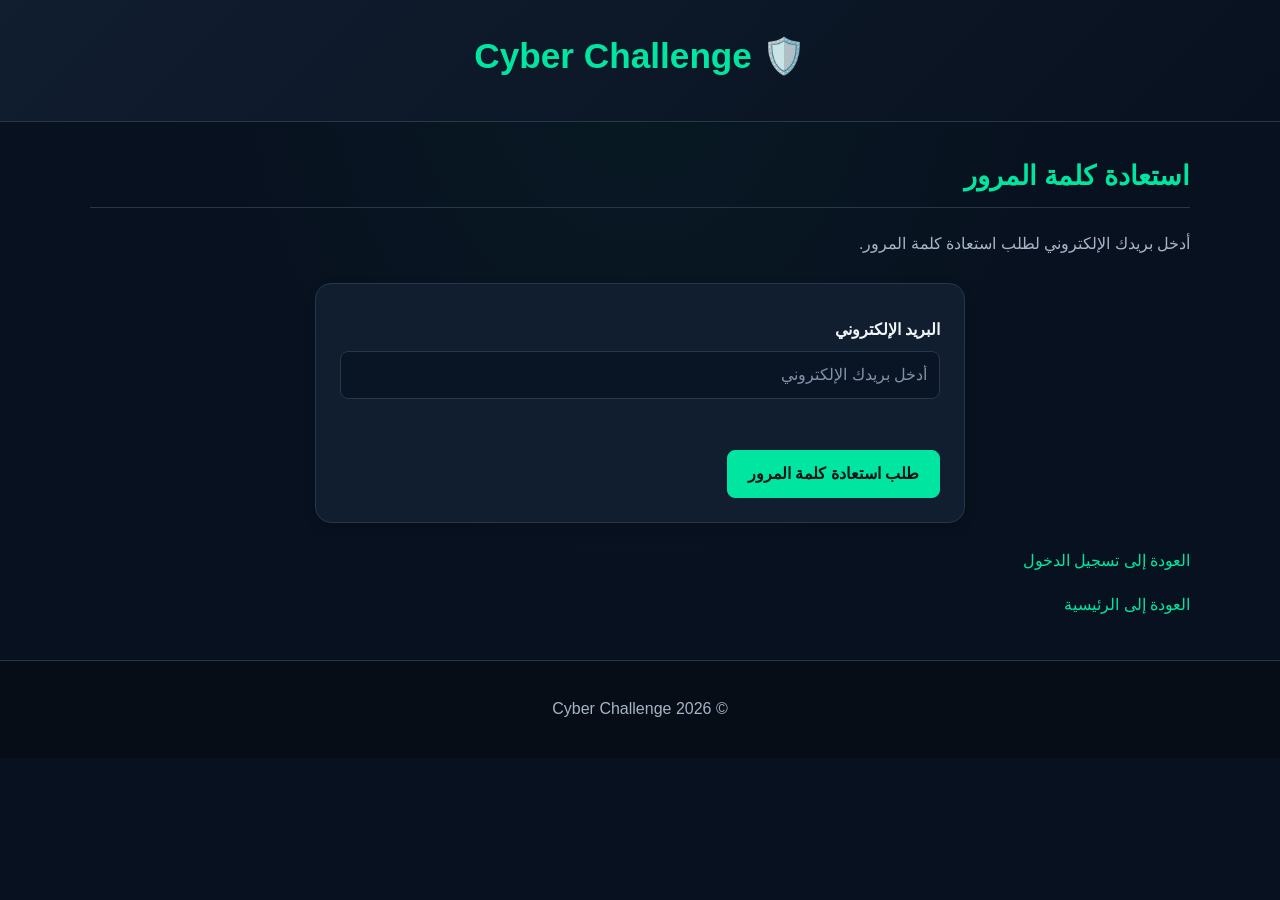
<file: pages/forgot-password.html>
<!DOCTYPE html>
<html lang="ar" dir="rtl">

<head>
<link rel="stylesheet" href="../style.css">
    <meta charset="UTF-8">
    <meta name="viewport" content="width=device-width, initial-scale=1.0">
    <meta name="description" content="استعادة كلمة المرور في Cyber Challenge">

    <title>استعادة كلمة المرور | Cyber Challenge</title>
</head>

<body>

    <header>
        <a href="../index.html">
            <h1>🛡️ Cyber Challenge</h1>
        </a>
    </header>

    <main>
        <section aria-labelledby="page-title">

            <h2 id="page-title">استعادة كلمة المرور</h2>

            <p>
                أدخل بريدك الإلكتروني لطلب استعادة كلمة المرور.
            </p>

            <form action="#" method="post">

                <div>
                    <label for="email">البريد الإلكتروني</label>
                    <br>
                    <input
                        type="email"
                        id="email"
                        name="email"
                        autocomplete="email"
                        placeholder="أدخل بريدك الإلكتروني"
                        required>
                </div>

                <br>

                <button type="submit">
                    طلب استعادة كلمة المرور
                </button>

            </form>

            <p>
                <a href="login.html">العودة إلى تسجيل الدخول</a>
            </p>

            <p>
                <a href="../index.html">العودة إلى الرئيسية</a>
            </p>

        </section>
    </main>

    <footer>
        <p>© 2026 Cyber Challenge</p>
    </footer>
<script src="../script.js" defer></script>
</body>

</html>
</file>
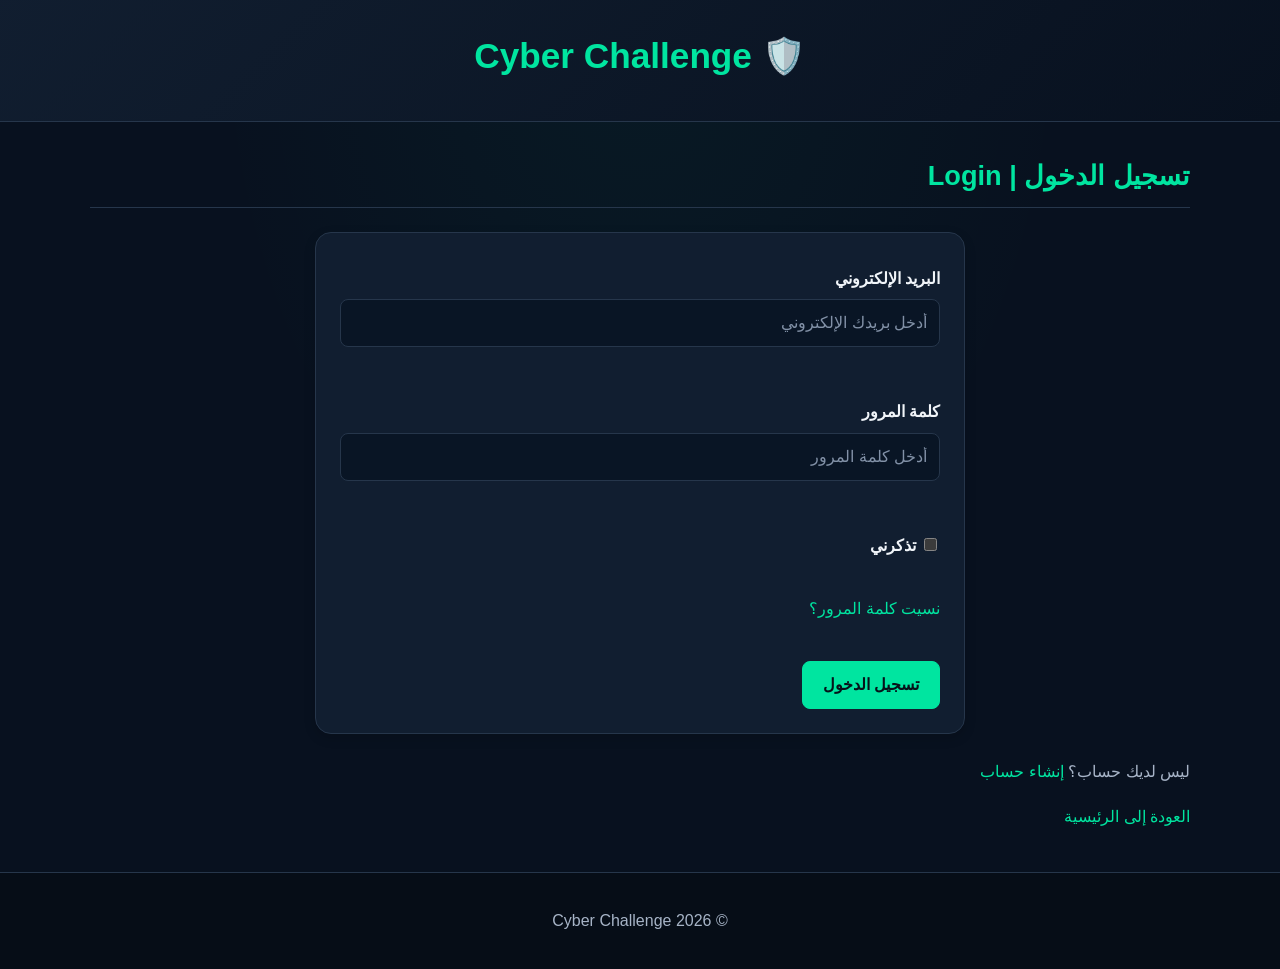
<file: pages/login.html>
<!DOCTYPE html>
<html lang="ar" dir="rtl">

<head>
    <meta charset="UTF-8">
    <meta name="viewport" content="width=device-width, initial-scale=1.0">

    <meta name="description"
        content="تسجيل الدخول إلى منصة Cyber Challenge">

    <title>تسجيل الدخول | Cyber Challenge</title>
    <link rel="stylesheet" href="../style.css">
</head>

<body>

    <!-- Header -->
    <header>
        <a href="../index.html">
            <h1>🛡️ Cyber Challenge</h1>
        </a>
    </header>

    <!-- Main Content -->
    <main>

        <section aria-labelledby="login-title">

            <h2 id="login-title">تسجيل الدخول | Login</h2>

            <form action="#" method="post">

                <!-- Email -->
                <div>
                    <label for="email">
                        البريد الإلكتروني
                    </label>

                    <br>

                    <input
                        type="email"
                        id="email"
                        name="email"
                        placeholder="أدخل بريدك الإلكتروني"
                        autocomplete="email"
                        required>
                </div>

                <br>

                <!-- Password -->
                <div>
                    <label for="password">
                        كلمة المرور
                    </label>

                    <br>

                    <input
                        type="password"
                        id="password"
                        name="password"
                        placeholder="أدخل كلمة المرور"
                        autocomplete="current-password"
                        required>
                </div>

                <br>

                <!-- Remember Me -->
                <div>
                    <input
                        type="checkbox"
                        id="remember"
                        name="remember"
                        value="1">

                    <label for="remember">
                        تذكرني
                    </label>
                </div>

                <br>

                <!-- Forgot Password -->
                <div>
                    <a href="forgot-password.html">
                        نسيت كلمة المرور؟
                    </a>
                </div>

                <br>

                <!-- Submit -->
                <button type="submit">
                    تسجيل الدخول
                </button>

            </form>

            <!-- Register -->
            <p>
                ليس لديك حساب؟
                <a href="register.html">إنشاء حساب</a>
            </p>

            <!-- Back Home -->
            <p>
                <a href="../index.html">
                    العودة إلى الرئيسية
                </a>
            </p>

        </section>

    </main>

    <!-- Footer -->
    <footer>
        <p>© 2026 Cyber Challenge</p>
    </footer>

</body>

</html>
</file>
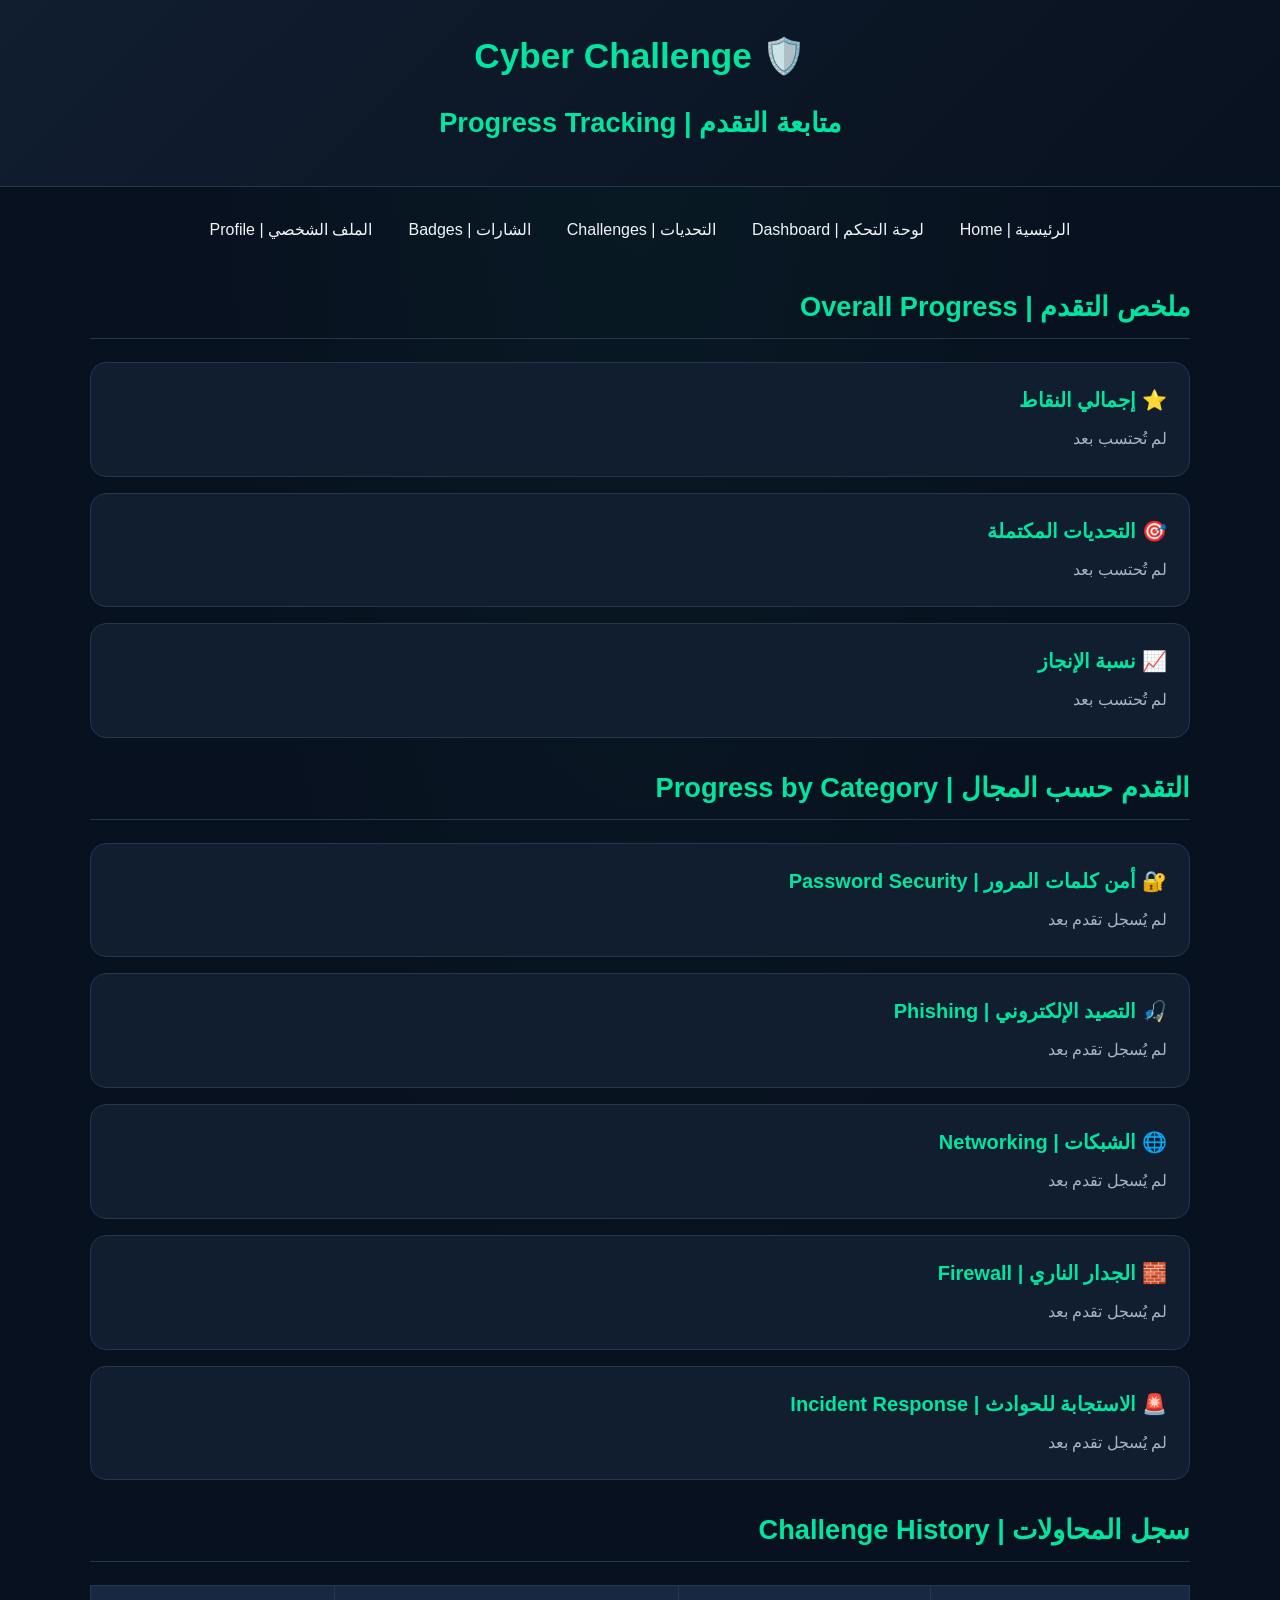
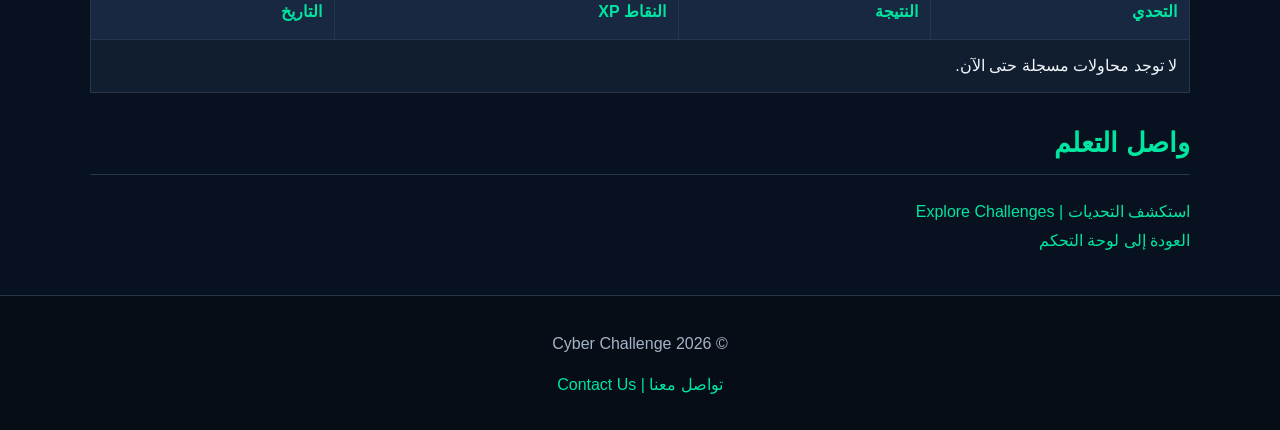
<file: pages/progress.html>
<!DOCTYPE html>
<html lang="ar" dir="rtl">

<head>
<link rel="stylesheet" href="../style.css">
    <meta charset="UTF-8">
    <meta name="viewport" content="width=device-width, initial-scale=1.0">

    <meta name="description"
        content="متابعة تقدم المستخدم في تحديات Cyber Challenge">

    <title>تقدمي | Cyber Challenge</title>
</head>

<body>

    <!-- Header -->
    <header>
        <a href="../index.html">
            <h1>🛡️ Cyber Challenge</h1>
        </a>

        <h2>متابعة التقدم | Progress Tracking</h2>
    </header>

    <!-- Navigation -->
    <nav aria-label="التنقل الرئيسي">
        <a href="../index.html">الرئيسية | Home</a>
        <a href="dashboard.html">لوحة التحكم | Dashboard</a>
        <a href="challenges.html">التحديات | Challenges</a>
        <a href="badges.html">الشارات | Badges</a>
        <a href="profile.html">الملف الشخصي | Profile</a>
    </nav>

    <!-- Main Content -->
    <main>

        <!-- Overall Progress -->
        <section aria-labelledby="overall-progress-title">

            <h2 id="overall-progress-title">ملخص التقدم | Overall Progress</h2>

            <article>
                <h3>⭐ إجمالي النقاط</h3>
                <p>لم تُحتسب بعد</p>
            </article>

            <article>
                <h3>🎯 التحديات المكتملة</h3>
                <p>لم تُحتسب بعد</p>
            </article>

            <article>
                <h3>📈 نسبة الإنجاز</h3>
                <p>لم تُحتسب بعد</p>
            </article>

        </section>

        <!-- Category Progress -->
        <section aria-labelledby="category-progress-title">

            <h2 id="category-progress-title">
                التقدم حسب المجال | Progress by Category
            </h2>

            <article>
                <h3>🔐 أمن كلمات المرور | Password Security</h3>
                <p>لم يُسجل تقدم بعد</p>
            </article>

            <article>
                <h3>🎣 التصيد الإلكتروني | Phishing</h3>
                <p>لم يُسجل تقدم بعد</p>
            </article>

            <article>
                <h3>🌐 الشبكات | Networking</h3>
                <p>لم يُسجل تقدم بعد</p>
            </article>

            <article>
                <h3>🧱 الجدار الناري | Firewall</h3>
                <p>لم يُسجل تقدم بعد</p>
            </article>

            <article>
                <h3>🚨 الاستجابة للحوادث | Incident Response</h3>
                <p>لم يُسجل تقدم بعد</p>
            </article>

        </section>

        <!-- Challenge History -->
        <section aria-labelledby="history-title">

            <h2 id="history-title">
                سجل المحاولات | Challenge History
            </h2>

            <table>
                <thead>
                    <tr>
                        <th scope="col">التحدي</th>
                        <th scope="col">النتيجة</th>
                        <th scope="col">النقاط XP</th>
                        <th scope="col">التاريخ</th>
                    </tr>
                </thead>

                <tbody>
                    <tr>
                        <td colspan="4">
                            لا توجد محاولات مسجلة حتى الآن.
                        </td>
                    </tr>
                </tbody>
            </table>

        </section>

        <!-- Actions -->
        <section aria-labelledby="actions-title">

            <h2 id="actions-title">واصل التعلم</h2>

            <a href="challenges.html">
                استكشف التحديات | Explore Challenges
            </a>

            <p>
                <a href="dashboard.html">
                    العودة إلى لوحة التحكم
                </a>
            </p>

        </section>

    </main>

    <!-- Footer -->
    <footer>
        <p>© 2026 Cyber Challenge</p>
        <a href="contact.html">تواصل معنا | Contact Us</a>
    </footer>

</body>

</html>
</file>
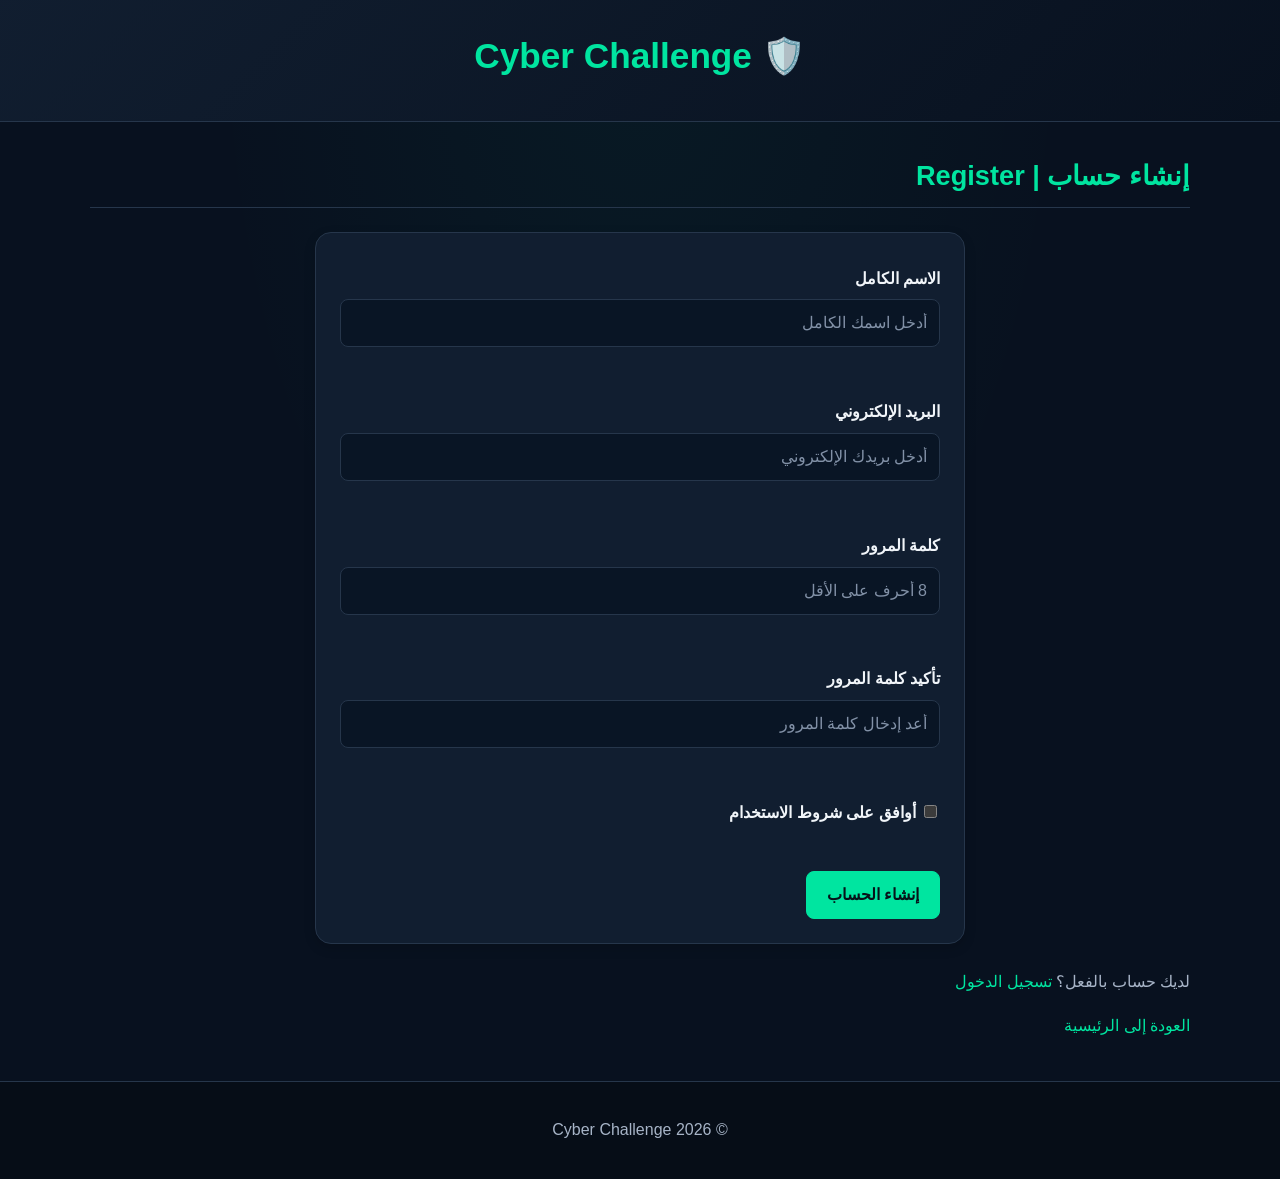
<file: pages/register.html>
<!DOCTYPE html>
<html lang="ar" dir="rtl">

<head>
    <meta charset="UTF-8">
    <meta name="viewport" content="width=device-width, initial-scale=1.0">

    <meta name="description"
        content="إنشاء حساب في منصة Cyber Challenge">

    <title>إنشاء حساب | Cyber Challenge</title>
    <link rel="stylesheet" href="../style.css">
</head>

<body>

    <!-- Header -->
    <header>
        <a href="../index.html">
            <h1>🛡️ Cyber Challenge</h1>
        </a>
    </header>

    <!-- Main Content -->
    <main>

        <section aria-labelledby="register-title">

            <h2 id="register-title">إنشاء حساب | Register</h2>

            <form action="#" method="post">

                <!-- Full Name -->
                <div>
                    <label for="full-name">
                        الاسم الكامل
                    </label>

                    <br>

                    <input
                        type="text"
                        id="full-name"
                        name="full_name"
                        autocomplete="name"
                        placeholder="أدخل اسمك الكامل"
                        required>
                </div>

                <br>

                <!-- Email -->
                <div>
                    <label for="email">
                        البريد الإلكتروني
                    </label>

                    <br>

                    <input
                        type="email"
                        id="email"
                        name="email"
                        autocomplete="email"
                        placeholder="أدخل بريدك الإلكتروني"
                        required>
                </div>

                <br>

                <!-- Password -->
                <div>
                    <label for="password">
                        كلمة المرور
                    </label>

                    <br>

                    <input
                        type="password"
                        id="password"
                        name="password"
                        autocomplete="new-password"
                        minlength="8"
                        placeholder="8 أحرف على الأقل"
                        required>
                </div>

                <br>

                <!-- Confirm Password -->
                <div>
                    <label for="confirm-password">
                        تأكيد كلمة المرور
                    </label>

                    <br>

                    <input
                        type="password"
                        id="confirm-password"
                        name="confirm_password"
                        autocomplete="new-password"
                        minlength="8"
                        placeholder="أعد إدخال كلمة المرور"
                        required>
                </div>

                <br>

                <!-- Terms -->
                <div>
                    <input
                        type="checkbox"
                        id="terms"
                        name="terms"
                        value="accepted"
                        required>

                    <label for="terms">
                        أوافق على شروط الاستخدام
                    </label>
                </div>

                <br>

                <!-- Submit -->
                <button type="submit">
                    إنشاء الحساب
                </button>

            </form>

            <p>
                لديك حساب بالفعل؟
                <a href="login.html">تسجيل الدخول</a>
            </p>

            <p>
                <a href="../index.html">العودة إلى الرئيسية</a>
            </p>

        </section>

    </main>

    <!-- Footer -->
    <footer>
        <p>© 2026 Cyber Challenge</p>
    </footer>

</body>

</html>
</file>
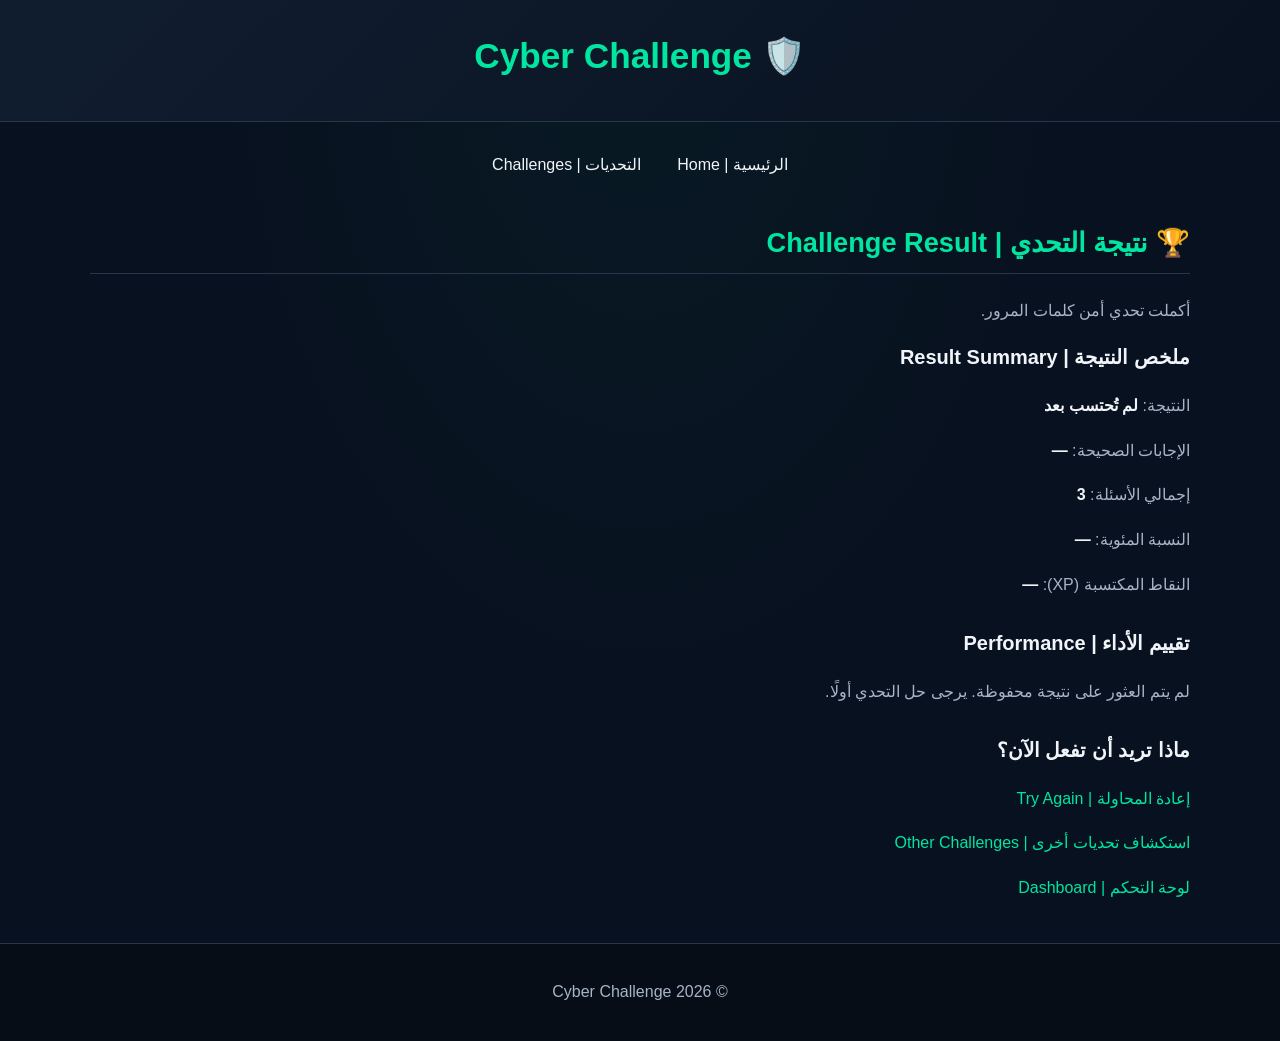
<file: pages/result.html>
<!DOCTYPE html>
<html lang="ar" dir="rtl">

<head>
<link rel="stylesheet" href="../style.css">
    <meta charset="UTF-8">
    <meta name="viewport" content="width=device-width, initial-scale=1.0">

    <meta name="description"
        content="نتيجة التحدي في منصة Cyber Challenge">

    <title>نتيجة التحدي | Cyber Challenge</title>
</head>

<body>

    <!-- Header -->
    <header>
        <a href="../index.html">
            <h1>🛡️ Cyber Challenge</h1>
        </a>
    </header>

    <!-- Navigation -->
    <nav aria-label="التنقل الرئيسي">
        <a href="../index.html">الرئيسية | Home</a>
        <a href="challenges.html">التحديات | Challenges</a>
    </nav>

    <!-- Main Content -->
    <main>

        <section aria-labelledby="result-title">

            <h2 id="result-title">🏆 نتيجة التحدي | Challenge Result</h2>

            <p>أكملت تحدي أمن كلمات المرور.</p>

            <!-- Result Summary -->
            <section aria-labelledby="summary-title">

                <h3 id="summary-title">ملخص النتيجة | Result Summary</h3>

                <p>
                    النتيجة:
                    <strong>لم تُحتسب بعد</strong>
                </p>

                <p>
                    الإجابات الصحيحة:
                    <strong>—</strong>
                </p>

                <p>
                    إجمالي الأسئلة:
                    <strong>3</strong>
                </p>

                <p>
                    النسبة المئوية:
                    <strong>—</strong>
                </p>

                <p>
                    النقاط المكتسبة (XP):
                    <strong>—</strong>
                </p>

            </section>

            <!-- Performance Feedback -->
            <section aria-labelledby="feedback-title">

                <h3 id="feedback-title">تقييم الأداء | Performance</h3>

                <p>
                    سيظهر هنا تقييم أدائك بعد إضافة
                    آلية تصحيح الإجابات.
                </p>

            </section>

            <!-- Actions -->
            <section aria-label="خيارات ما بعد النتيجة">

                <h3>ماذا تريد أن تفعل الآن؟</h3>

                <p>
                    <a href="challenge.html?challenge=password-security">
                        إعادة المحاولة | Try Again
                    </a>
                </p>

                <p>
                    <a href="challenges.html">
                        استكشاف تحديات أخرى | Other Challenges
                    </a>
                </p>

                <p>
                    <a href="dashboard.html">
                        لوحة التحكم | Dashboard
                    </a>
                </p>

            </section>

        </section>

    </main>

    <!-- Footer -->
    <footer>
        <p>© 2026 Cyber Challenge</p>
    </footer>
<script src="../script.js" defer></script>
</body>

</html>
</file>
<file: style.css>
/* ==================================================
   Cyber Challenge
   Main Stylesheet - Version 3.0
   Responsive | Accessible | RTL | Unified Design
   ================================================== */


/* 1. Design Tokens */

:root {
    color-scheme: dark;

    --bg-color: #08111f;
    --surface-color: #111e30;
    --surface-hover: #172840;
    --surface-soft: #0c192a;

    --primary-color: #00e5a0;
    --primary-hover: #00c98b;
    --primary-soft: rgba(0, 229, 160, 0.09);

    --text-color: #f1f5f9;
    --muted-color: #a7b4c7;

    --border-color: #26364b;
    --danger-color: #ff647c;

    --radius-sm: 8px;
    --radius-md: 12px;
    --radius-lg: 16px;
    --radius-xl: 22px;

    --shadow-sm: 0 4px 12px rgba(0, 0, 0, 0.16);
    --shadow-md: 0 10px 28px rgba(0, 0, 0, 0.24);

    --container-width: 1100px;
    --page-padding: 20px;

    --transition: 0.22s ease;
}


/* 2. Reset */

*,
*::before,
*::after {
    box-sizing: border-box;
}

html {
    min-width: 320px;
    scroll-behavior: smooth;
    scroll-padding-top: 20px;
    overflow-wrap: break-word;
}

body {
    min-width: 320px;
    min-height: 100vh;
    margin: 0;

    font-family: Tahoma, Arial, sans-serif;
    font-size: 16px;
    line-height: 1.8;

    color: var(--text-color);
    background:
        radial-gradient(
            ellipse at top,
            rgba(0, 229, 160, 0.045),
            transparent 48%
        ),
        var(--bg-color);

    direction: rtl;
    text-align: right;
}

img,
video,
iframe,
svg {
    max-width: 100%;
}

img,
video {
    height: auto;
}

button,
input,
select,
textarea {
    max-width: 100%;
    font: inherit;
}

button,
input,
select,
textarea {
    color: inherit;
}

::selection {
    color: var(--bg-color);
    background: var(--primary-color);
}


/* 3. Links */

a {
    color: var(--primary-color);
    text-decoration: none;

    transition:
        color var(--transition),
        background-color var(--transition),
        border-color var(--transition);
}

a:hover {
    color: var(--primary-hover);
}

a:focus-visible,
button:focus-visible,
input:focus-visible,
select:focus-visible,
textarea:focus-visible {
    outline: 2px solid var(--primary-color);
    outline-offset: 4px;
}


/* 4. Typography */

h1,
h2,
h3,
h4,
h5,
h6 {
    margin-top: 0;
    line-height: 1.5;
    overflow-wrap: break-word;
}

h1 {
    margin-bottom: 10px;
    font-size: clamp(1.55rem, 4vw, 2.2rem);
}

h2 {
    font-size: clamp(1.25rem, 3vw, 1.7rem);
    color: var(--primary-color);
}

h3 {
    font-size: clamp(1.05rem, 2.5vw, 1.25rem);
}

p {
    margin-top: 0;
    color: var(--muted-color);
}

small {
    font-size: 0.875rem;
}

strong {
    color: var(--text-color);
}


/* 5. Header */

header {
    padding: 30px var(--page-padding);
    text-align: center;

    background:
        linear-gradient(
            135deg,
            rgba(17, 30, 48, 0.98),
            rgba(8, 17, 31, 0.98)
        );

    border-bottom: 1px solid var(--border-color);
}

header h1 {
    margin-bottom: 8px;
    color: var(--primary-color);
}

header h2 {
    margin: 12px 0;
}

header p {
    max-width: 720px;
    margin: 0 auto 12px;
}

header > a {
    display: inline-block;
}

header > a:hover {
    color: var(--primary-color);
}


/* 6. Navigation */

nav {
    display: flex;
    flex-wrap: wrap;
    justify-content: center;
    align-items: center;
    gap: 8px;

    max-width: var(--container-width);
    margin: 20px auto 0;
}

nav a {
    display: inline-block;
    padding: 8px 13px;

    color: var(--text-color);
    border: 1px solid transparent;
    border-radius: var(--radius-sm);
}

nav a:hover,
nav a.active,
nav a[aria-current="page"] {
    color: var(--primary-color);
    background: var(--primary-soft);
    border-color: rgba(0, 229, 160, 0.24);
}


/* 7. Main Layout */

main {
    width: min(
        var(--container-width),
        calc(100% - 2 * var(--page-padding))
    );

    min-height: 50vh;
    margin: 34px auto;
}

main > section,
main > article {
    margin-bottom: 30px;
}

section {
    min-width: 0;
    margin-bottom: 28px;
}

section > h2 {
    padding-bottom: 10px;
    border-bottom: 1px solid var(--border-color);
}

section > p:last-child {
    margin-bottom: 0;
}


/* 8. Cards */

article {
    min-width: 0;
    padding: 22px;
    margin: 16px 0;

    background: var(--surface-color);
    border: 1px solid var(--border-color);
    border-radius: var(--radius-lg);

    overflow-wrap: anywhere;

    transition:
        transform var(--transition),
        border-color var(--transition),
        background-color var(--transition),
        box-shadow var(--transition);
}

article h3 {
    margin-bottom: 10px;
    color: var(--primary-color);
}

article p:last-child {
    margin-bottom: 0;
}

@media (hover: hover) {
    article:hover {
        border-color: rgba(0, 229, 160, 0.55);
        background: var(--surface-hover);
        box-shadow: var(--shadow-sm);
    }
}


/* 9. Buttons */

button,
input[type="submit"],
input[type="button"],
.button {
    display: inline-block;
    max-width: 100%;
    padding: 11px 20px;

    font-family: inherit;
    font-size: 1rem;
    font-weight: bold;
    line-height: 1.5;
    text-align: center;

    color: #06131a;
    background: var(--primary-color);

    border: 1px solid var(--primary-color);
    border-radius: var(--radius-sm);

    cursor: pointer;

    transition:
        color var(--transition),
        background-color var(--transition),
        border-color var(--transition),
        transform var(--transition);
}

button:hover,
input[type="submit"]:hover,
input[type="button"]:hover,
.button:hover {
    color: #06131a;
    background: var(--primary-hover);
    border-color: var(--primary-hover);
}

@media (hover: hover) {
    button:hover,
    input[type="submit"]:hover,
    input[type="button"]:hover,
    .button:hover {
        transform: translateY(-2px);
    }
}

button:disabled,
input:disabled,
select:disabled,
textarea:disabled {
    opacity: 0.55;
    cursor: not-allowed;
}


/* 10. Forms */

form {
    width: min(100%, 650px);
    margin: 24px auto;
    padding: 24px;

    background: var(--surface-color);
    border: 1px solid var(--border-color);
    border-radius: var(--radius-lg);
    box-shadow: var(--shadow-sm);
}

label {
    display: inline-block;
    margin: 8px 0 6px;

    color: var(--text-color);
    font-weight: bold;
}

input:not([type="checkbox"]):not([type="radio"]):not([type="submit"]):not([type="button"]):not([type="reset"]),
select,
textarea {
    display: block;
    width: 100%;
    min-width: 0;
    padding: 11px 12px;
    margin: 0 0 14px;

    font-family: inherit;
    font-size: 16px;
    line-height: 1.5;

    color: var(--text-color);
    background: #091525;

    border: 1px solid var(--border-color);
    border-radius: var(--radius-sm);

    transition:
        border-color var(--transition),
        box-shadow var(--transition);
}

input:focus,
select:focus,
textarea:focus {
    border-color: var(--primary-color);
    box-shadow: 0 0 0 3px rgba(0, 229, 160, 0.1);
}

input[type="checkbox"],
input[type="radio"] {
    accent-color: var(--primary-color);
    cursor: pointer;
}

textarea {
    min-height: 130px;
    resize: vertical;
}

select {
    cursor: pointer;
}

::placeholder {
    color: #8291a7;
    opacity: 1;
}

form button,
form input[type="submit"] {
    margin-top: 8px;
}


/* 11. Challenge Questions */

fieldset {
    min-width: 0;
    padding: 18px;
    margin: 0 0 22px;

    background: var(--surface-soft);
    border: 1px solid var(--border-color);
    border-radius: var(--radius-md);
}

legend {
    padding: 0 8px;
    color: var(--primary-color);
    font-weight: bold;
}

fieldset label {
    display: inline;
    margin: 0;
    font-weight: normal;
    cursor: pointer;
}

fieldset input[type="radio"] {
    margin-left: 8px;
    vertical-align: middle;
}

fieldset br {
    display: block;
    content: "";
    margin-bottom: 10px;
}

fieldset input[type="radio"]:focus-visible {
    outline: 2px solid var(--primary-color);
    outline-offset: 3px;
}


/* 12. Tables */

table {
    width: 100%;
    margin: 20px 0;

    border-collapse: collapse;
    background: var(--surface-color);
    border: 1px solid var(--border-color);
}

th,
td {
    padding: 12px;
    text-align: right;
    vertical-align: top;

    border: 1px solid var(--border-color);
}

th {
    color: var(--primary-color);
    background: #172840;
}

tbody tr:nth-child(even) {
    background: #0d192a;
}

.table-wrapper {
    width: 100%;
    overflow-x: auto;
    -webkit-overflow-scrolling: touch;
}

.table-wrapper table {
    min-width: 520px;
}


/* 13. Lists */

ol,
ul {
    padding-right: 28px;
}

li {
    margin-bottom: 8px;
}

li:last-child {
    margin-bottom: 0;
}


/* 14. Aside and Information Panels */

aside {
    padding: 20px;
    margin: 24px 0;

    background: var(--primary-soft);
    border: 1px solid rgba(0, 229, 160, 0.15);
    border-right: 4px solid var(--primary-color);
    border-radius: var(--radius-md);
}

aside h2,
aside h3 {
    color: var(--primary-color);
}


/* 15. Profile Details */

dl {
    padding: 18px;
    margin: 20px 0;

    background: var(--surface-color);
    border: 1px solid var(--border-color);
    border-radius: var(--radius-md);
}

dt {
    margin-top: 14px;
    color: var(--primary-color);
    font-weight: bold;
}

dt:first-child {
    margin-top: 0;
}

dd {
    margin: 4px 0 0;
    color: var(--muted-color);
}


/* 16. Images and Figures */

img {
    border-radius: var(--radius-sm);
}

figure {
    margin: 20px 0;
}

figure img {
    object-fit: cover;
}

figcaption {
    margin-top: 8px;
    color: var(--muted-color);
    font-size: 0.9rem;
}


/* 17. Status Messages */

.success {
    padding: 12px;
    color: #8fffd6;
    background: rgba(0, 229, 160, 0.08);
    border: 1px solid var(--primary-color);
    border-radius: var(--radius-sm);
}

.error {
    padding: 12px;
    color: #ff9aaa;
    background: rgba(255, 100, 124, 0.08);
    border: 1px solid var(--danger-color);
    border-radius: var(--radius-sm);
}


/* 18. Footer */

footer {
    padding: 26px var(--page-padding);
    margin-top: 40px;

    text-align: center;
    background: #060d17;
    border-top: 1px solid var(--border-color);
}

footer h3 {
    color: var(--primary-color);
}

footer p {
    margin: 8px 0;
}

footer a {
    display: inline-block;
    margin: 4px;
}


/* 19. Tablet Layout */

@media (max-width: 768px) {
    :root {
        --page-padding: 16px;
    }

    body {
        font-size: 15px;
    }

    header {
        padding-top: 22px;
        padding-bottom: 22px;
    }

    nav {
        flex-direction: column;
        align-items: stretch;
        gap: 6px;
    }

    nav a {
        display: block;
        width: 100%;
        padding: 10px 12px;
        text-align: center;
    }

    main {
        width: calc(100% - 2 * var(--page-padding));
        margin-top: 24px;
        margin-bottom: 24px;
    }

    article {
        padding: 18px;
    }

    form {
        padding: 20px;
    }

    fieldset {
        padding: 14px;
    }

    th,
    td {
        padding: 9px;
    }

    footer {
        padding-top: 22px;
        padding-bottom: 22px;
    }
}


/* 20. Small Phones */

@media (max-width: 400px) {
    :root {
        --page-padding: 12px;
    }

    body {
        font-size: 14px;
    }

    header h1 {
        font-size: 1.4rem;
    }

    article {
        padding: 14px;
        margin: 12px 0;
    }

    form {
        padding: 15px;
    }

    button,
    input[type="submit"],
    input[type="button"],
    .button {
        padding: 10px 14px;
    }

    fieldset {
        padding: 12px;
    }
}


/* 21. Reduced Motion */

@media (prefers-reduced-motion: reduce) {
    html {
        scroll-behavior: auto;
    }

    *,
    *::before,
    *::after {
        scroll-behavior: auto !important;
        animation-duration: 0.01ms !important;
        animation-iteration-count: 1 !important;
        transition-duration: 0.01ms !important;
    }
}
</file>
